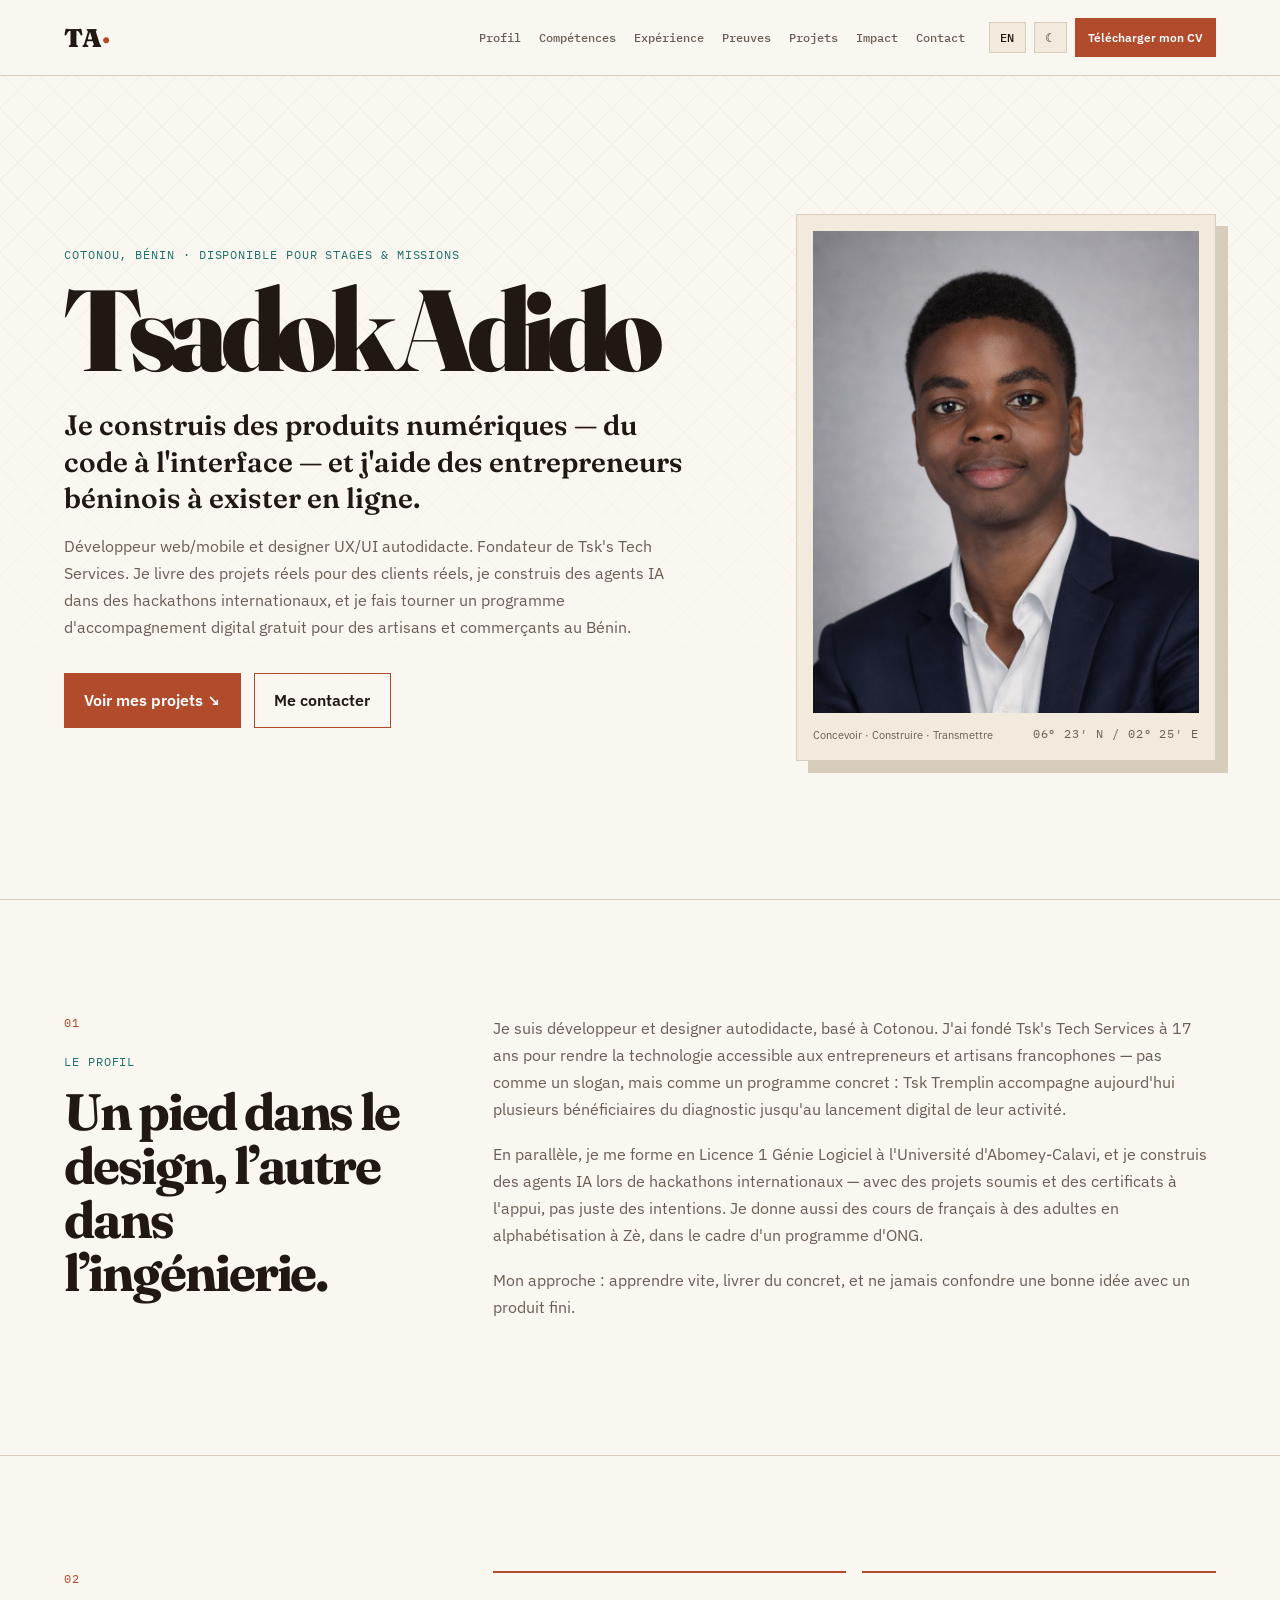
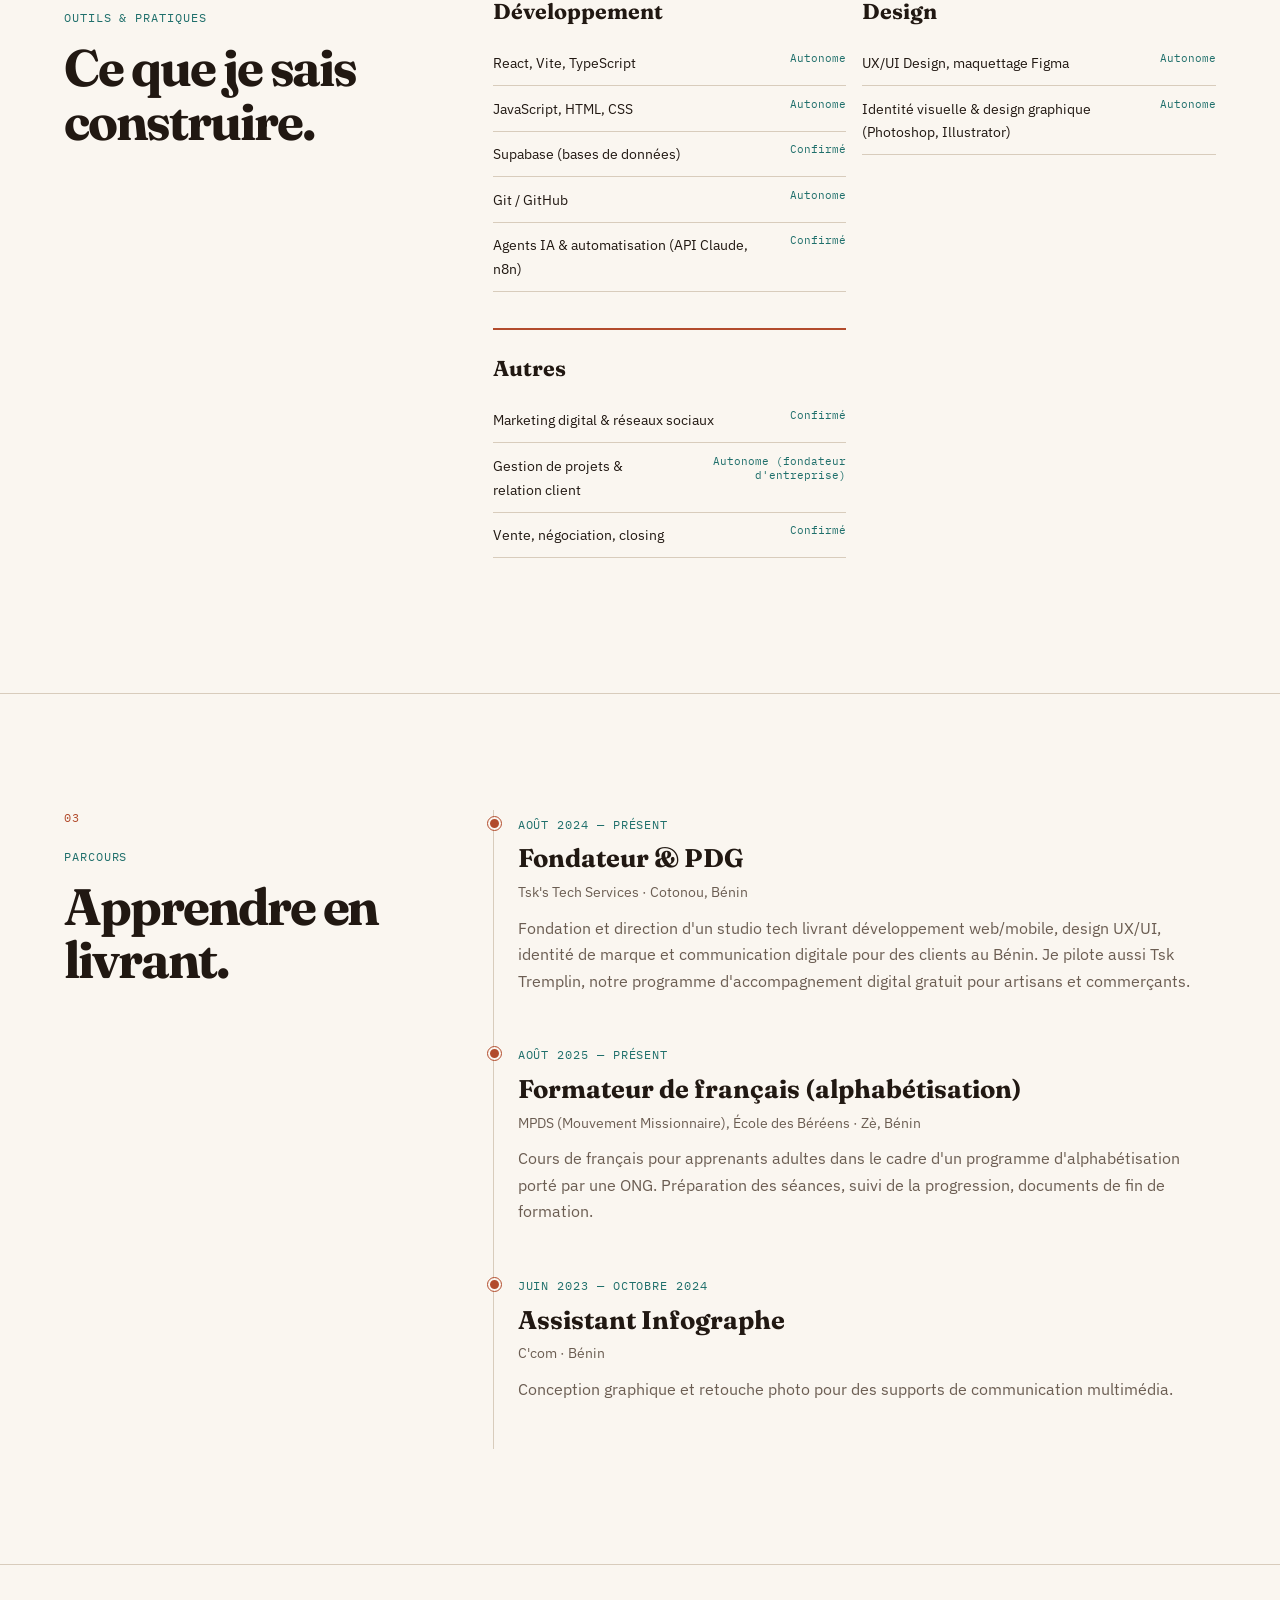
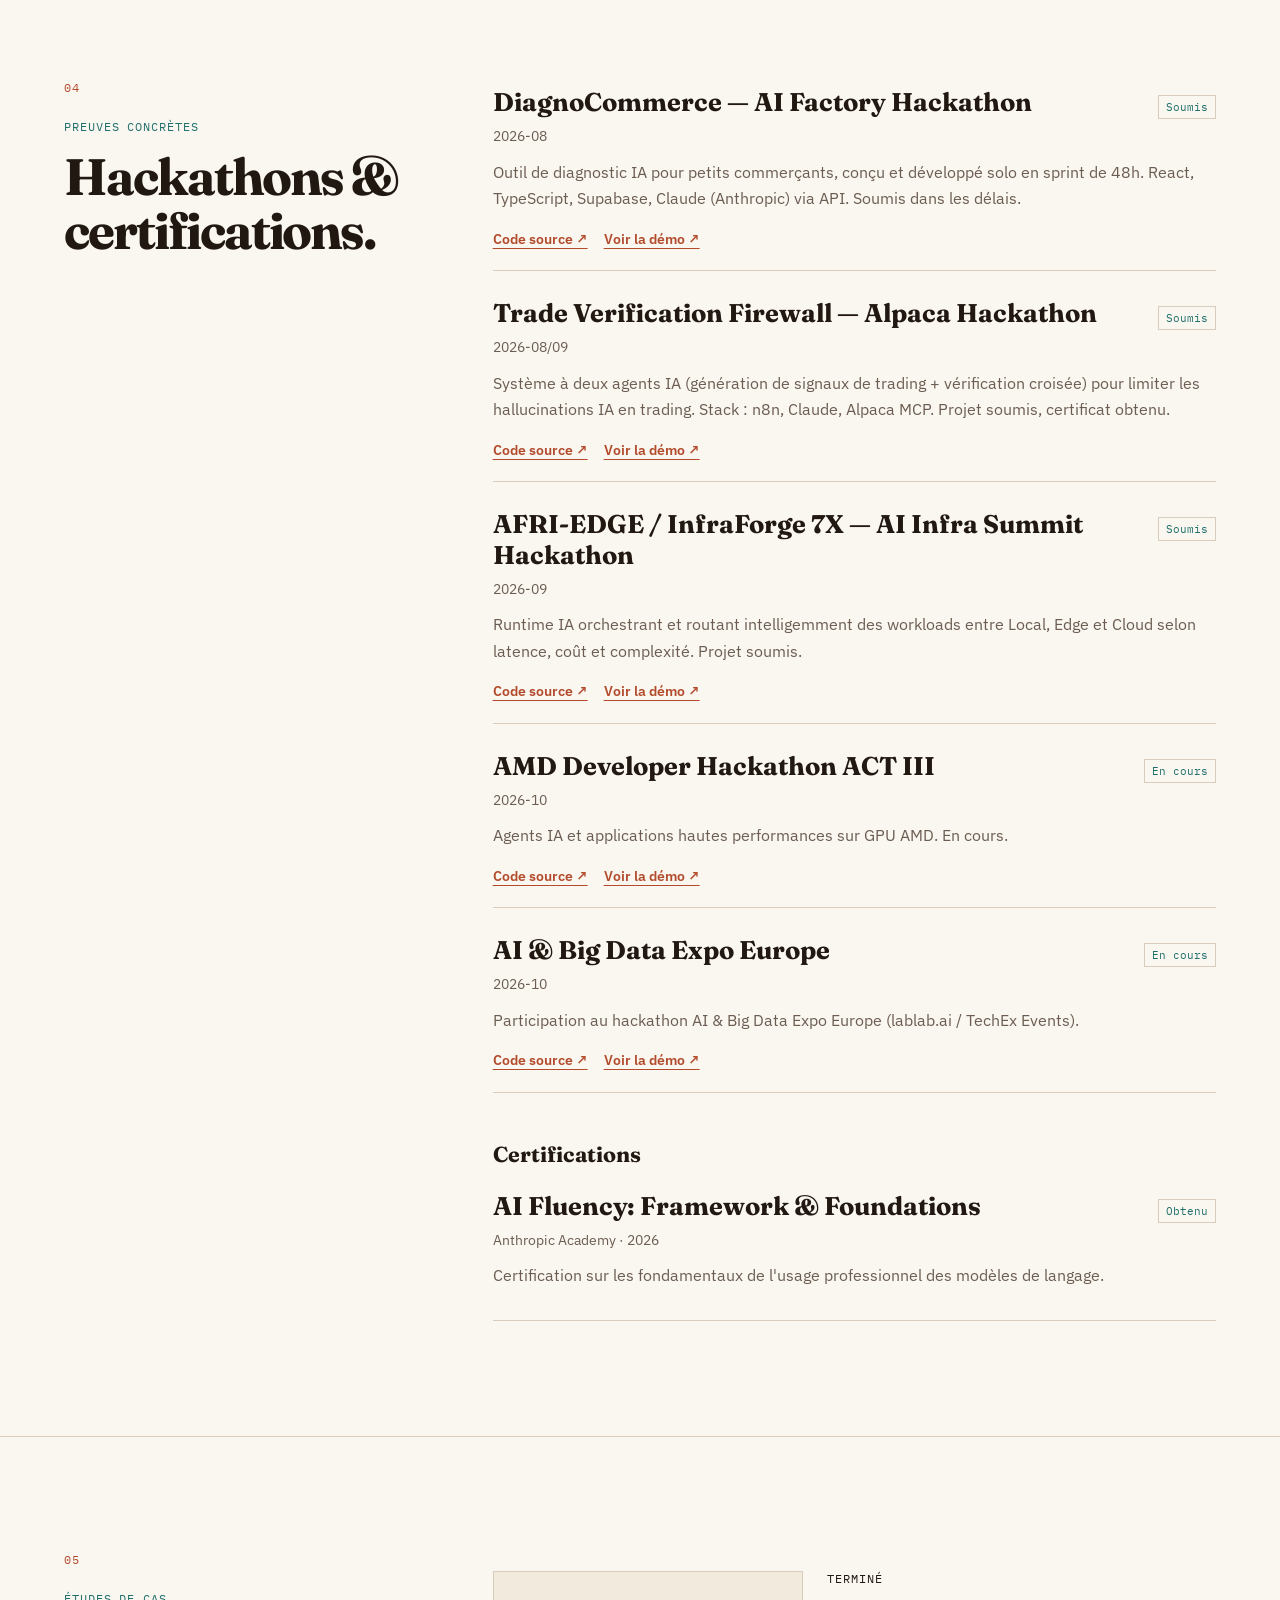
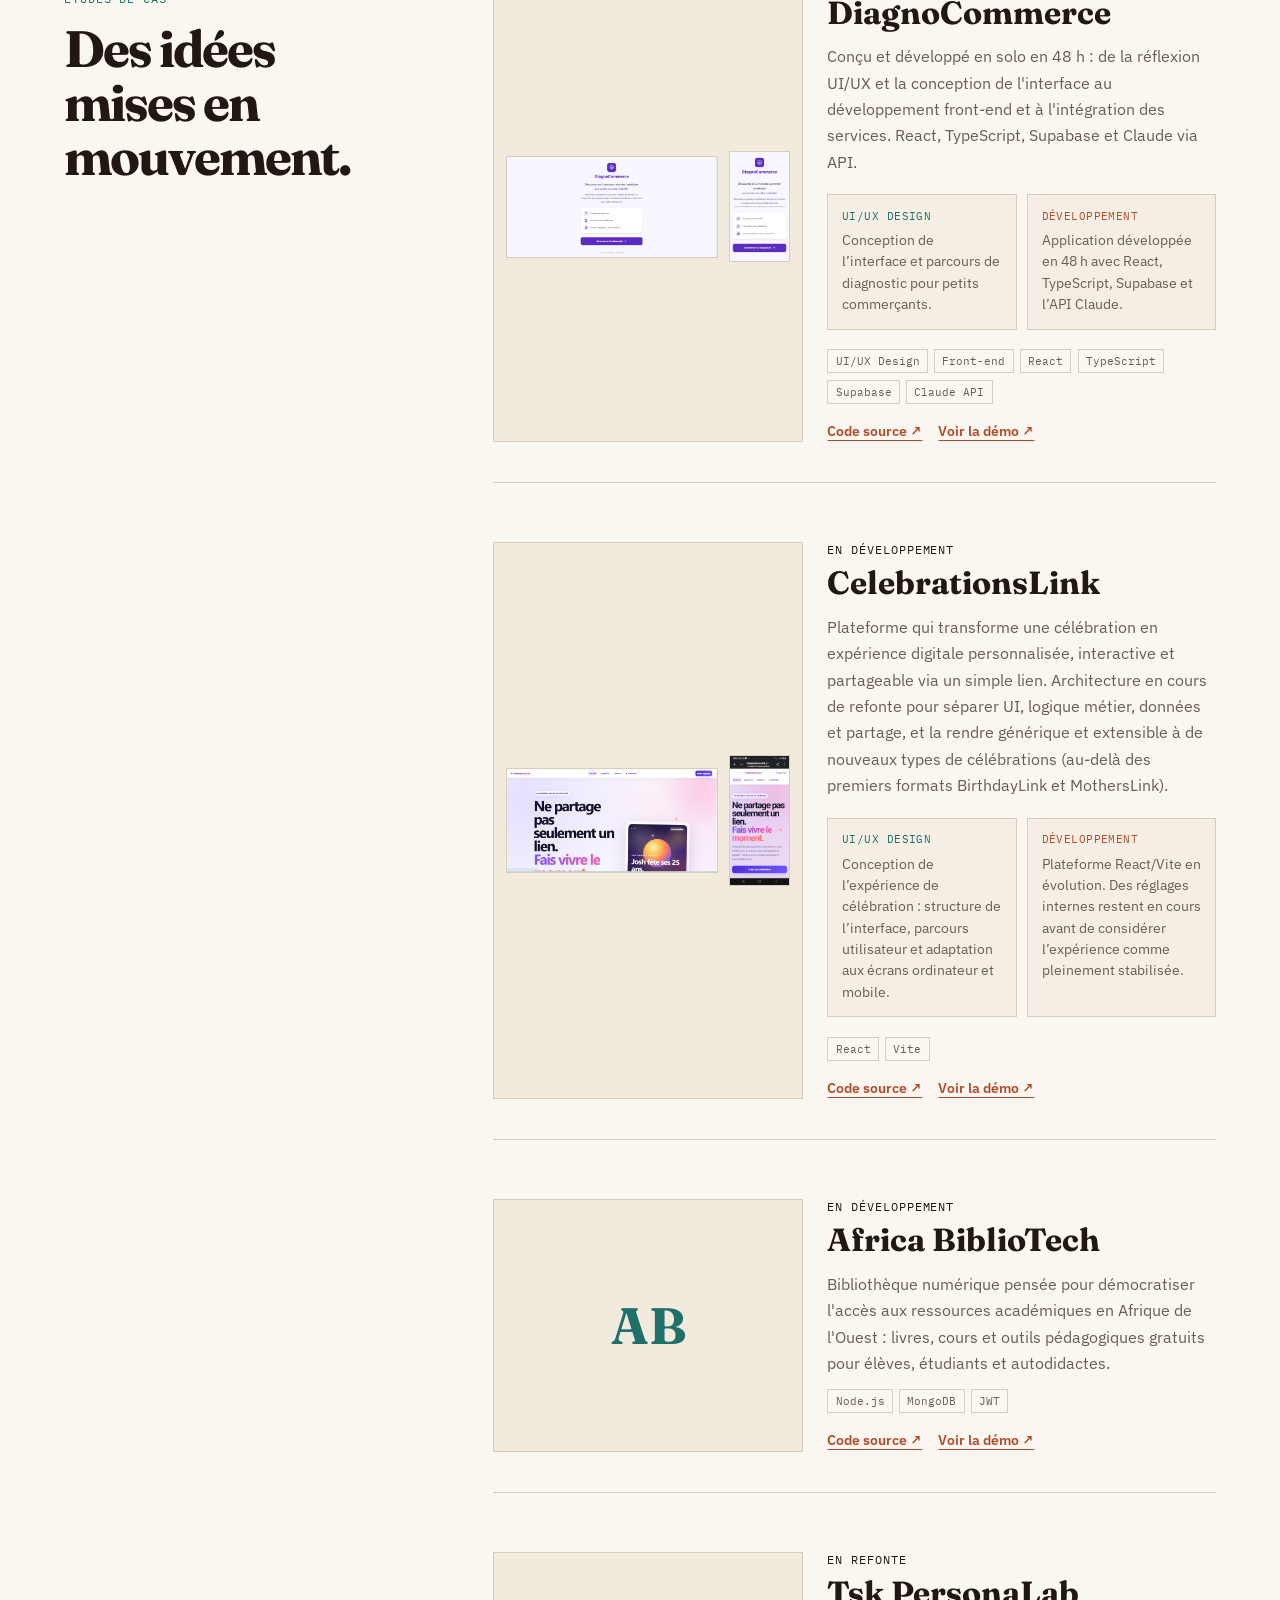
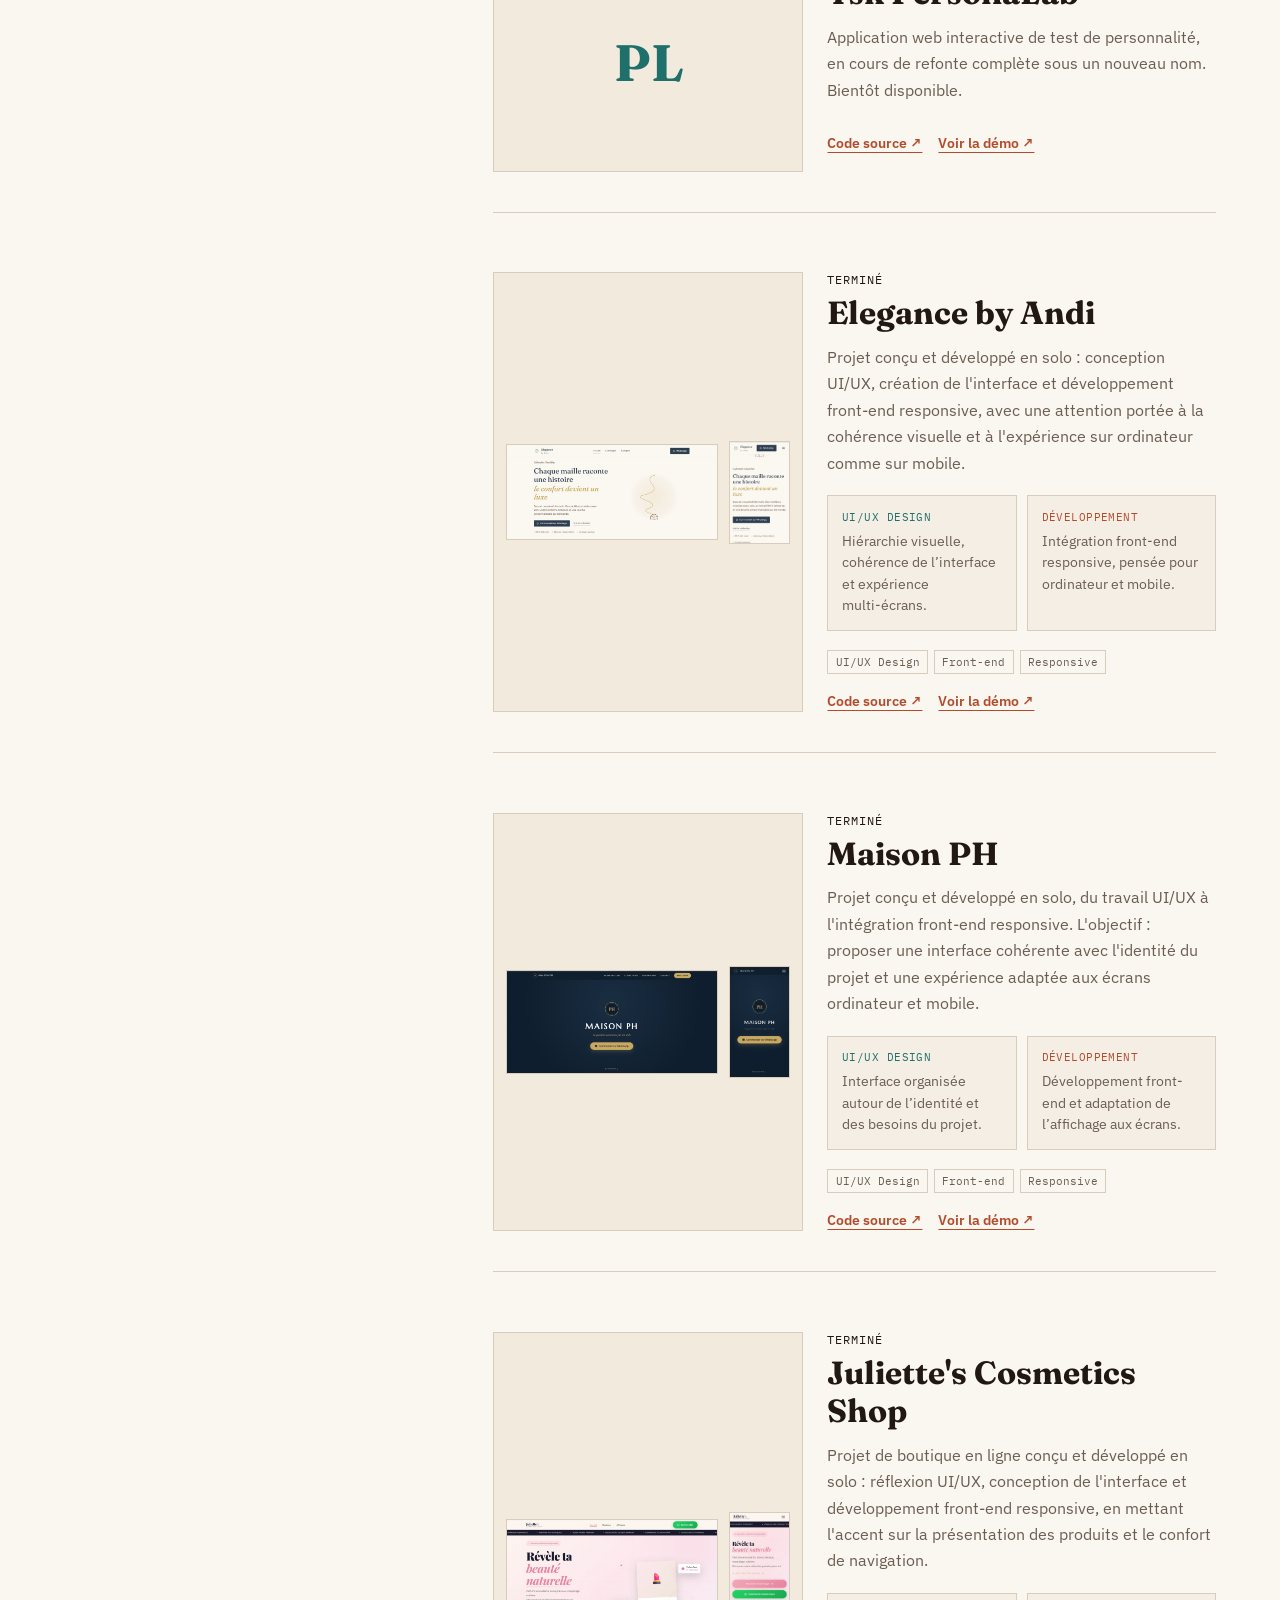
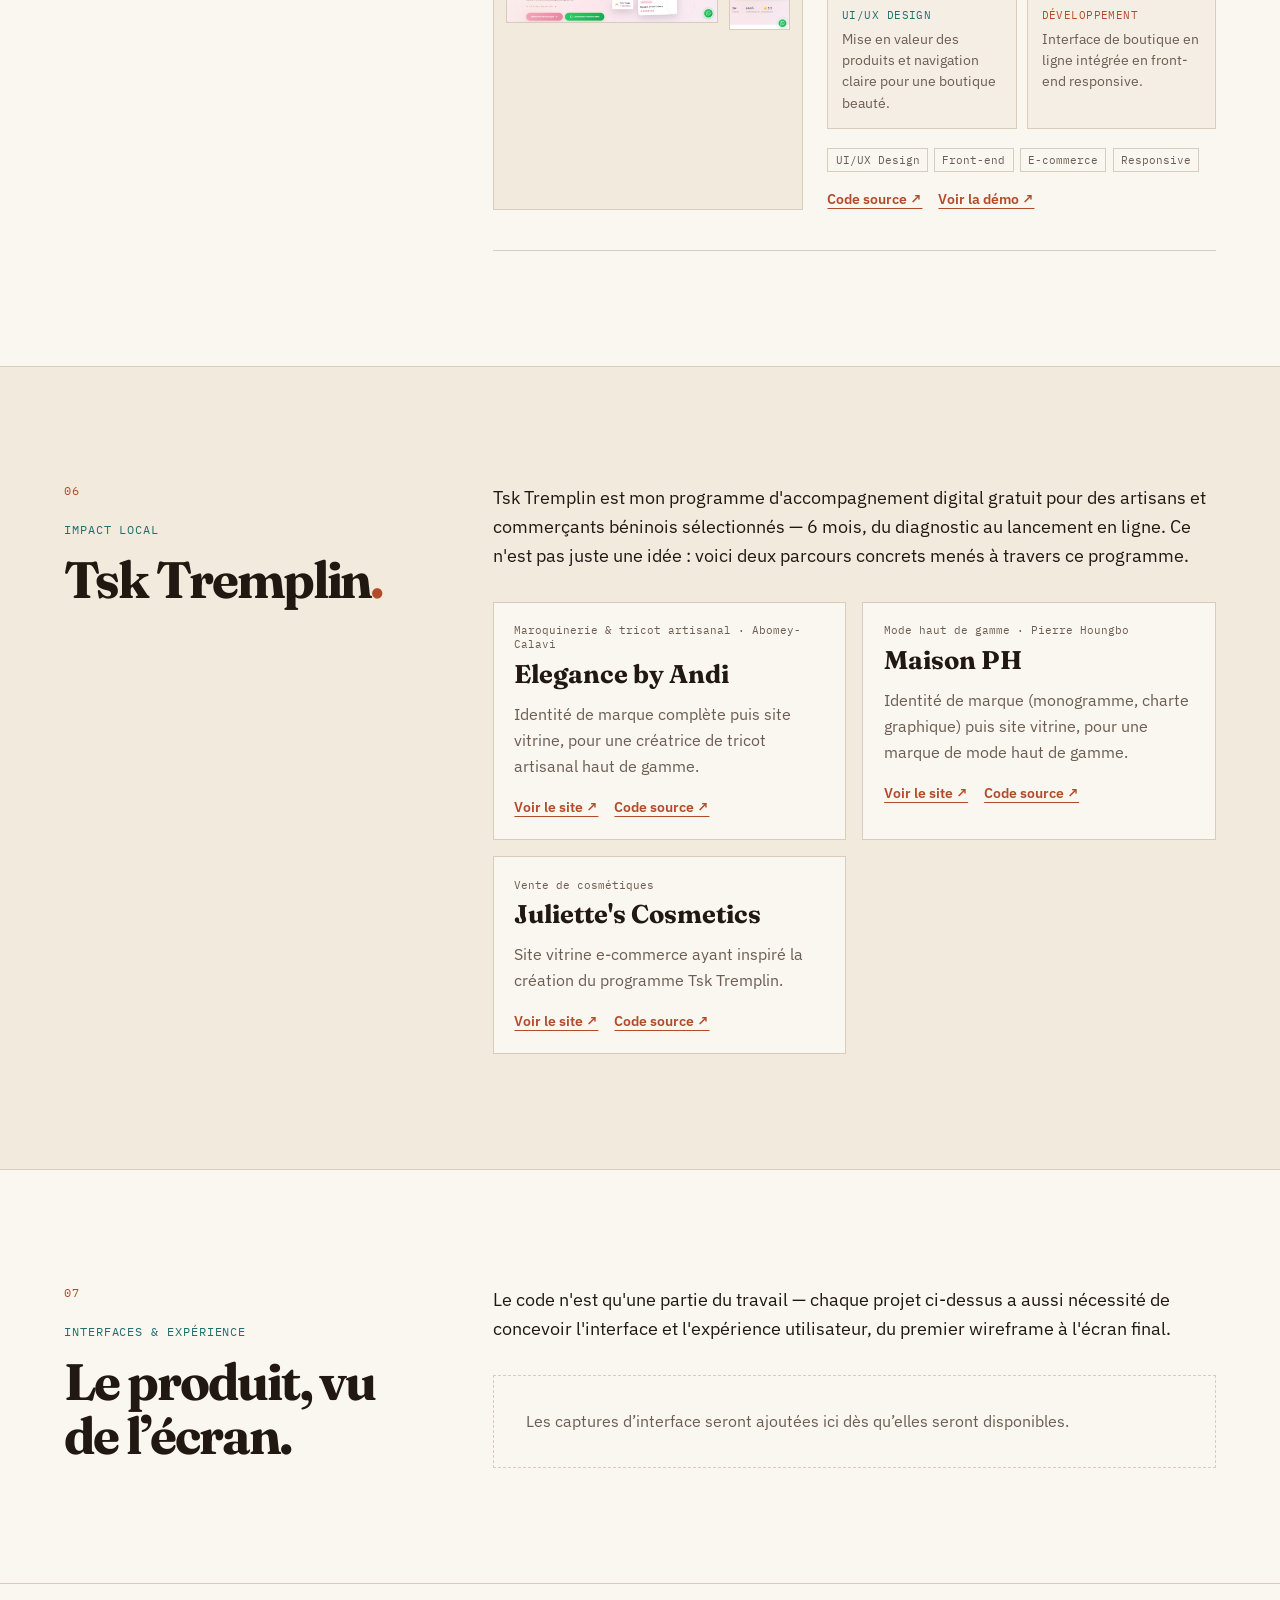
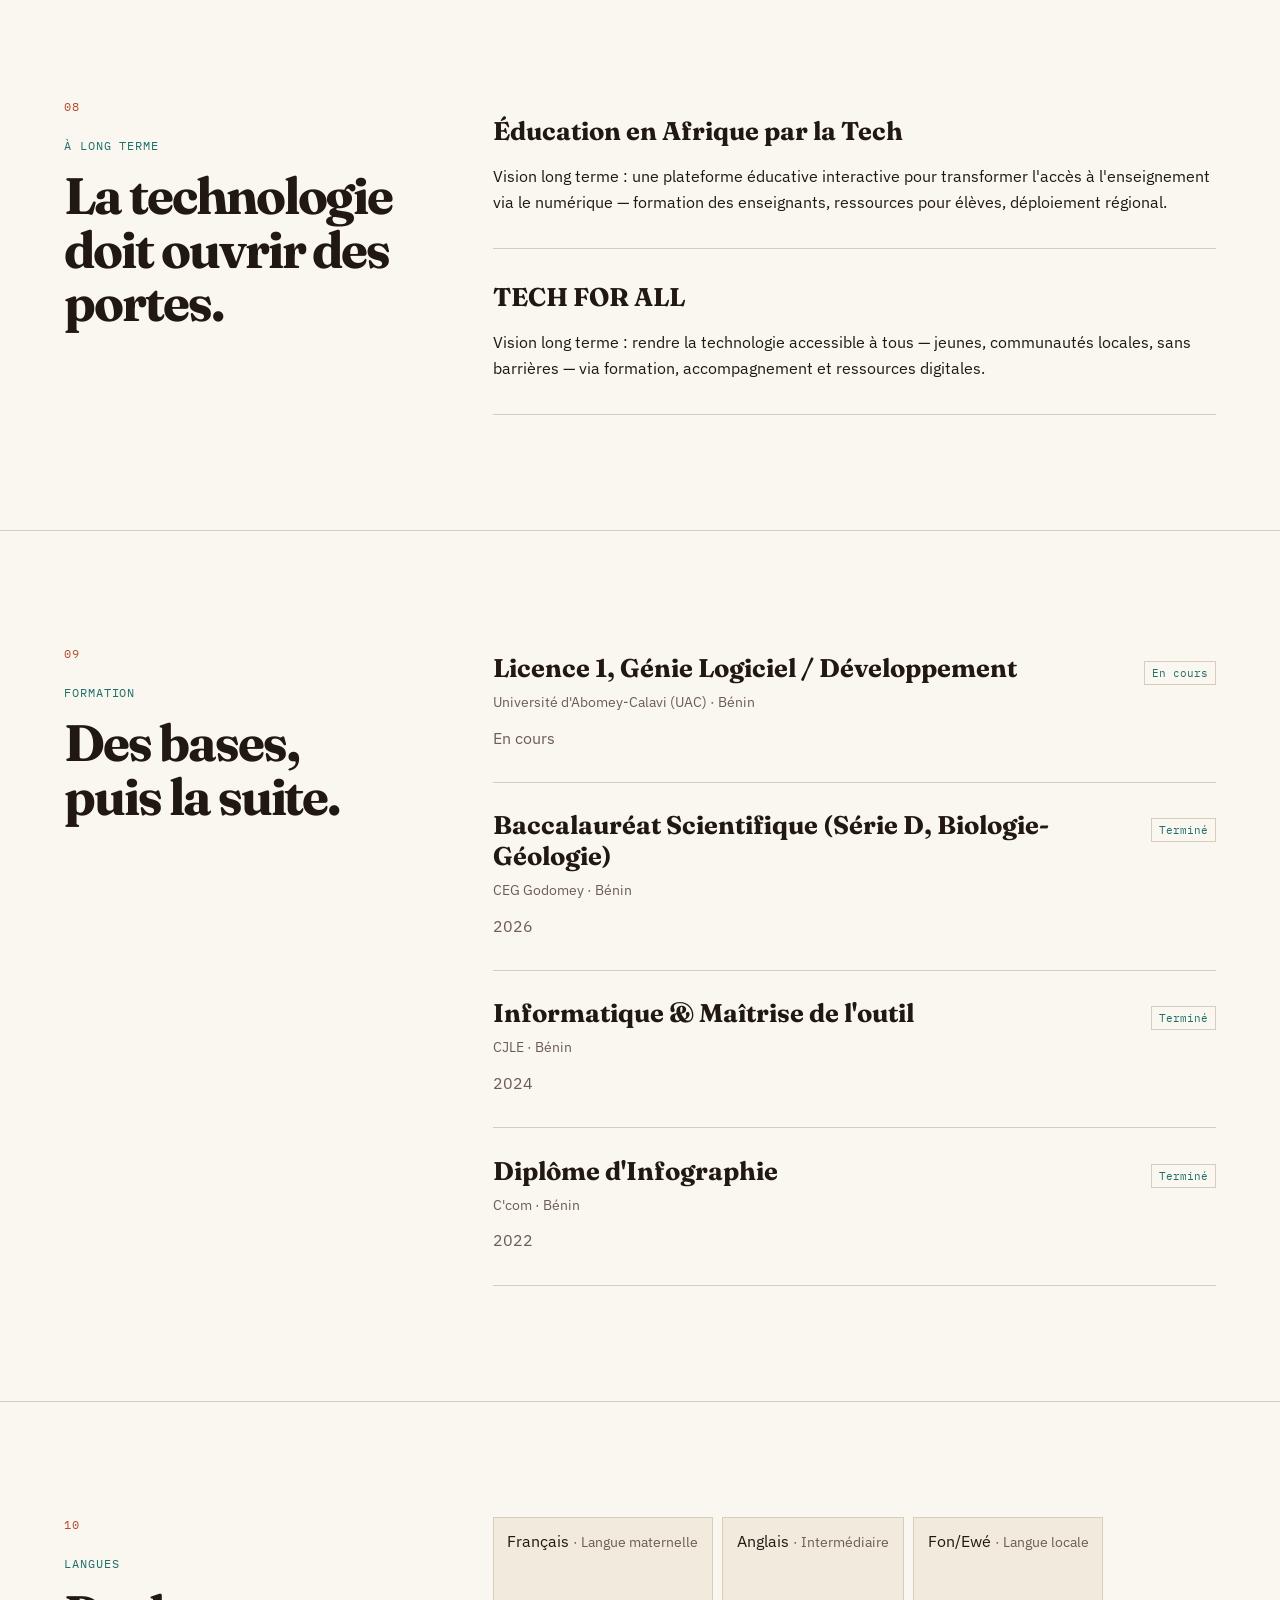
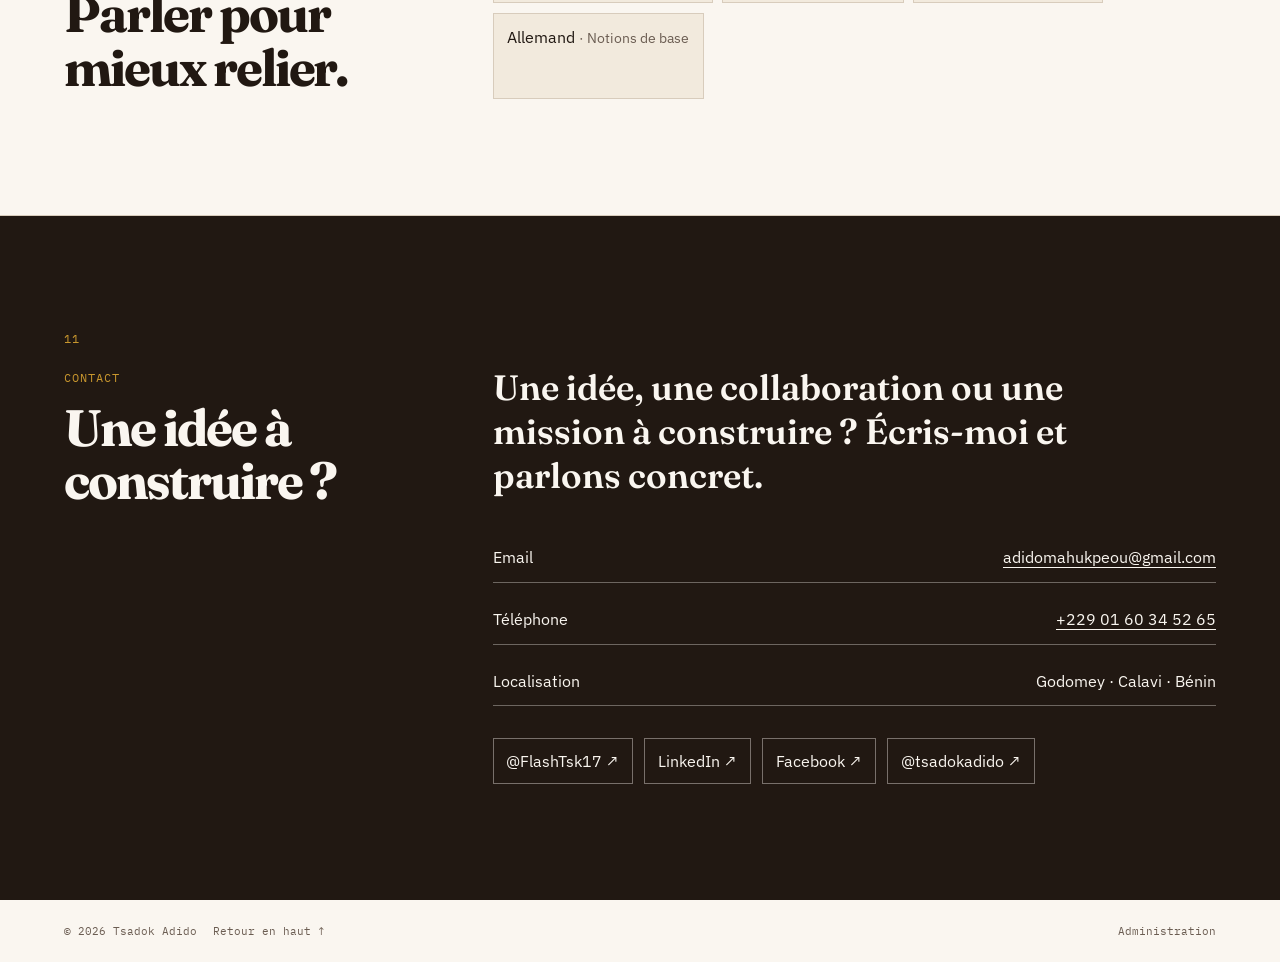
<file: index.html>
<!doctype html>
<html lang="fr" data-theme="light"><head>
<meta charset="utf-8"><meta name="viewport" content="width=device-width,initial-scale=1">
<title>Tsadok Adido — Développeur Web &amp; Designer UX/UI | Cotonou, Bénin</title>
<meta name="description" content="Développeur web/mobile et designer UX/UI basé à Cotonou. Fondateur de Tsk's Tech Services. Projets IA, hackathons internationaux et accompagnement digital d'entrepreneurs au Bénin.">
<meta property="og:title" content="Tsadok Adido — Développeur Web &amp; Designer UX/UI | Cotonou, Bénin"><meta property="og:type" content="website">
<link rel="preconnect" href="https://fonts.googleapis.com"><link rel="preconnect" href="https://fonts.gstatic.com" crossorigin><link href="https://fonts.googleapis.com/css2?family=Fraunces:ital,opsz,wght@0,9..144,600;0,9..144,700;0,9..144,900;1,9..144,500&family=IBM+Plex+Mono:wght@400;500&family=IBM+Plex+Sans:wght@400;500;600&display=swap" rel="stylesheet">
<link rel="stylesheet" href="assets/css/styles.css"><script>try{let t=localStorage.getItem('portfolio-theme');if(t==='dark')document.documentElement.dataset.theme='dark'}catch(e){}</script></head><body>
<header class="site-header"><a class="wordmark" href="#home">TA<span>·</span></a><nav class="main-nav" id="main-nav" aria-label="Navigation"><a href="#profile" data-i18n="nav.profile">Profil</a><a href="#skills" data-i18n="nav.skills">Compétences</a><a href="#experience" data-i18n="nav.experience">Expérience</a><a href="#proof" data-i18n="nav.proof">Preuves</a><a href="#projects" data-i18n="nav.projects">Projets</a><a href="#impact" data-i18n="nav.impact">Impact</a><a href="#contact" data-i18n="nav.contact">Contact</a><a id="mobile-cv-link" class="mobile-cv-link" href="assets/cv/CV_Tsadok_Adido_FR.pdf" target="_blank" rel="noopener" data-i18n="nav.cv">Télécharger mon CV</a></nav><div class="header-tools"><button id="lang-toggle" class="utility-button" type="button">EN</button><button id="theme-toggle" class="utility-button" type="button" aria-label="Activer le thème sombre"><span id="theme-icon">☾</span></button><a id="cv-link" class="cv-button" href="assets/cv/CV_Tsadok_Adido_FR.pdf" target="_blank" rel="noopener" data-i18n="nav.cv">Télécharger mon CV</a><button class="menu-toggle" id="menu-toggle" type="button" aria-expanded="false" aria-controls="main-nav" aria-label="Ouvrir le menu">☰</button></div></header>
<main id="home">
<section class="hero section-grid"><div class="hero-copy"><p class="eyebrow" id="hero-eyebrow"></p><h1 id="hero-title">Tsadok Adido</h1><p class="hero-subtitle" id="hero-subtitle"></p><p class="hero-description" id="hero-description"></p><div class="hero-actions"><a class="button button-primary" href="#projects" data-i18n="hero.projects">Voir mes projets ↘</a><a class="button button-secondary" href="#contact" data-i18n="hero.contact">Me contacter</a></div></div><div class="hero-visual"><img src="photo.jpeg" alt="Portrait de Tsadok Adido" loading="eager"><div class="visual-caption"><span data-i18n="hero.caption">Concevoir · Construire · Transmettre</span><span class="mono">06° 23′ N / 02° 25′ E</span></div></div></section>
<section id="profile" class="content-section section-grid"><div class="section-heading"><span class="section-number">01</span><p class="eyebrow" data-i18n="section.profile">Le profil</p><h2 data-i18n="heading.profile">Un pied dans le design, l’autre dans l’ingénierie.</h2></div><div id="profile-content" class="section-body prose"></div></section>
<section id="skills" class="content-section section-grid"><div class="section-heading"><span class="section-number">02</span><p class="eyebrow" data-i18n="section.skills">Outils &amp; pratiques</p><h2 data-i18n="heading.skills">Ce que je sais construire.</h2></div><div id="skills-content" class="section-body skills-grid"></div></section>
<section id="experience" class="content-section section-grid"><div class="section-heading"><span class="section-number">03</span><p class="eyebrow" data-i18n="section.experience">Parcours</p><h2 data-i18n="heading.experience">Apprendre en livrant.</h2></div><div id="experience-content" class="section-body timeline"></div></section>
<section id="proof" class="content-section section-grid"><div class="section-heading"><span class="section-number">04</span><p class="eyebrow" data-i18n="section.proof">Preuves concrètes</p><h2 data-i18n="heading.proof">Hackathons &amp; certifications.</h2></div><div class="section-body"><div id="hackathons-content" class="compact-list"></div><h3 class="subheading" data-i18n="heading.certifications">Certifications</h3><div id="certifications-content" class="compact-list"></div></div></section>
<section id="projects" class="content-section section-grid"><div class="section-heading"><span class="section-number">05</span><p class="eyebrow" data-i18n="section.projects">Études de cas</p><h2 data-i18n="heading.projects">Des idées mises en mouvement.</h2></div><div id="projects-content" class="section-body case-studies"></div></section>
<section id="impact" class="impact-section section-grid"><div class="section-heading"><span class="section-number">06</span><p class="eyebrow" data-i18n="section.impact">Impact local</p><h2>Tsk Tremplin<span class="heading-period">.</span></h2></div><div class="section-body"><p id="impact-intro" class="impact-intro"></p><div id="impact-content" class="impact-cases"></div></div></section>
<section id="design" class="content-section section-grid"><div class="section-heading"><span class="section-number">07</span><p class="eyebrow" data-i18n="section.design">Interfaces &amp; expérience</p><h2 data-i18n="heading.design">Le produit, vu de l’écran.</h2></div><div class="section-body"><p id="design-intro" class="section-intro"></p><div id="design-gallery" class="design-gallery" aria-live="polite"></div></div></section>
<section id="initiatives" class="content-section section-grid"><div class="section-heading"><span class="section-number">08</span><p class="eyebrow" data-i18n="section.initiatives">À long terme</p><h2 data-i18n="heading.initiatives">La technologie doit ouvrir des portes.</h2></div><div id="initiatives-content" class="section-body initiative-list"></div></section>
<section id="education" class="content-section section-grid"><div class="section-heading"><span class="section-number">09</span><p class="eyebrow" data-i18n="section.education">Formation</p><h2 data-i18n="heading.education">Des bases, puis la suite.</h2></div><div id="education-content" class="section-body compact-list"></div></section>
<section id="languages" class="content-section section-grid"><div class="section-heading"><span class="section-number">10</span><p class="eyebrow" data-i18n="section.languages">Langues</p><h2 data-i18n="heading.languages">Parler pour mieux relier.</h2></div><div id="languages-content" class="section-body language-list"></div></section>
<section id="contact" class="contact-section section-grid"><div class="section-heading"><span class="section-number">11</span><p class="eyebrow" data-i18n="section.contact">Contact</p><h2 data-i18n="heading.contact">Une idée à construire ?</h2></div><div class="section-body contact-layout"><p id="contact-intro"></p><div id="contact-details" class="contact-details"></div><div id="social-links" class="social-links"></div></div></section></main>
<footer><span>© <span id="year"></span> Tsadok Adido</span><a href="#home" data-i18n="footer.top">Retour en haut ↑</a><a href="admin/" class="admin-link" data-i18n="footer.admin">Administration</a></footer><script src="assets/js/main.js" defer></script></body></html>
</file>
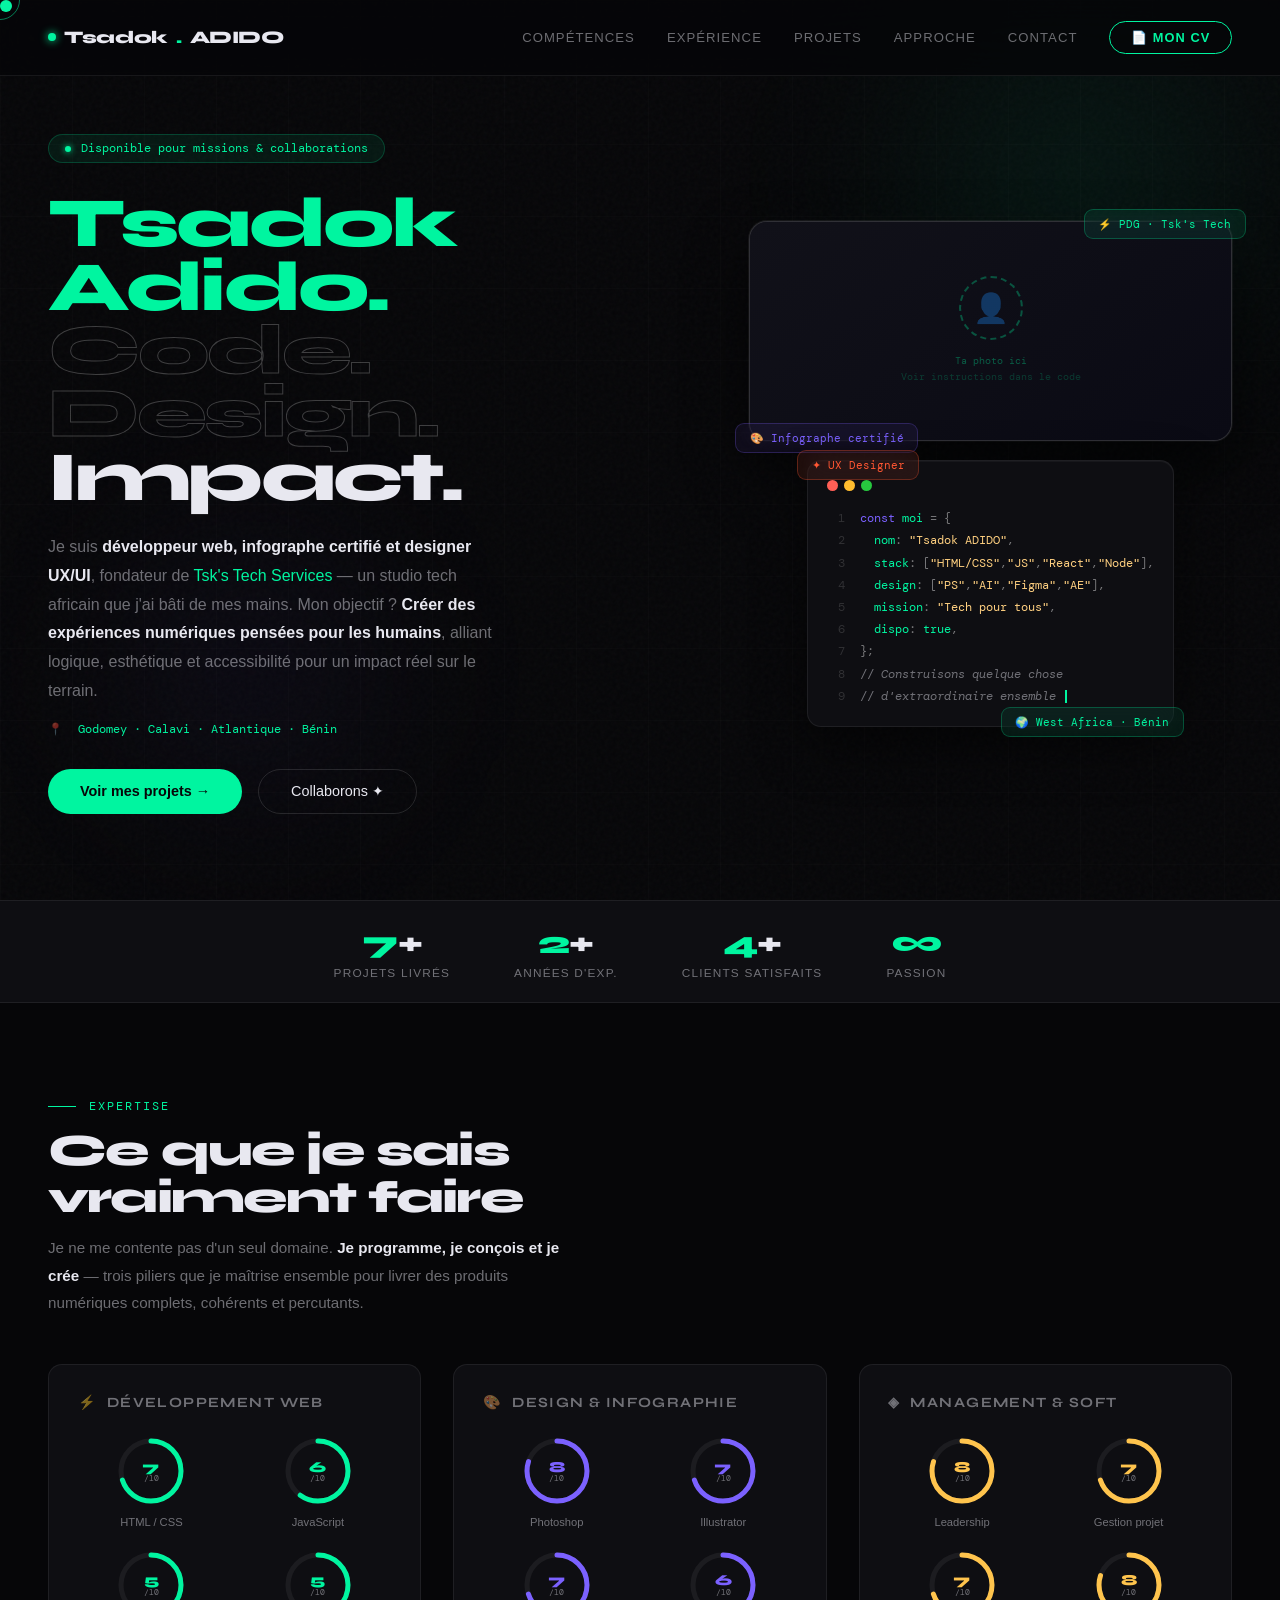
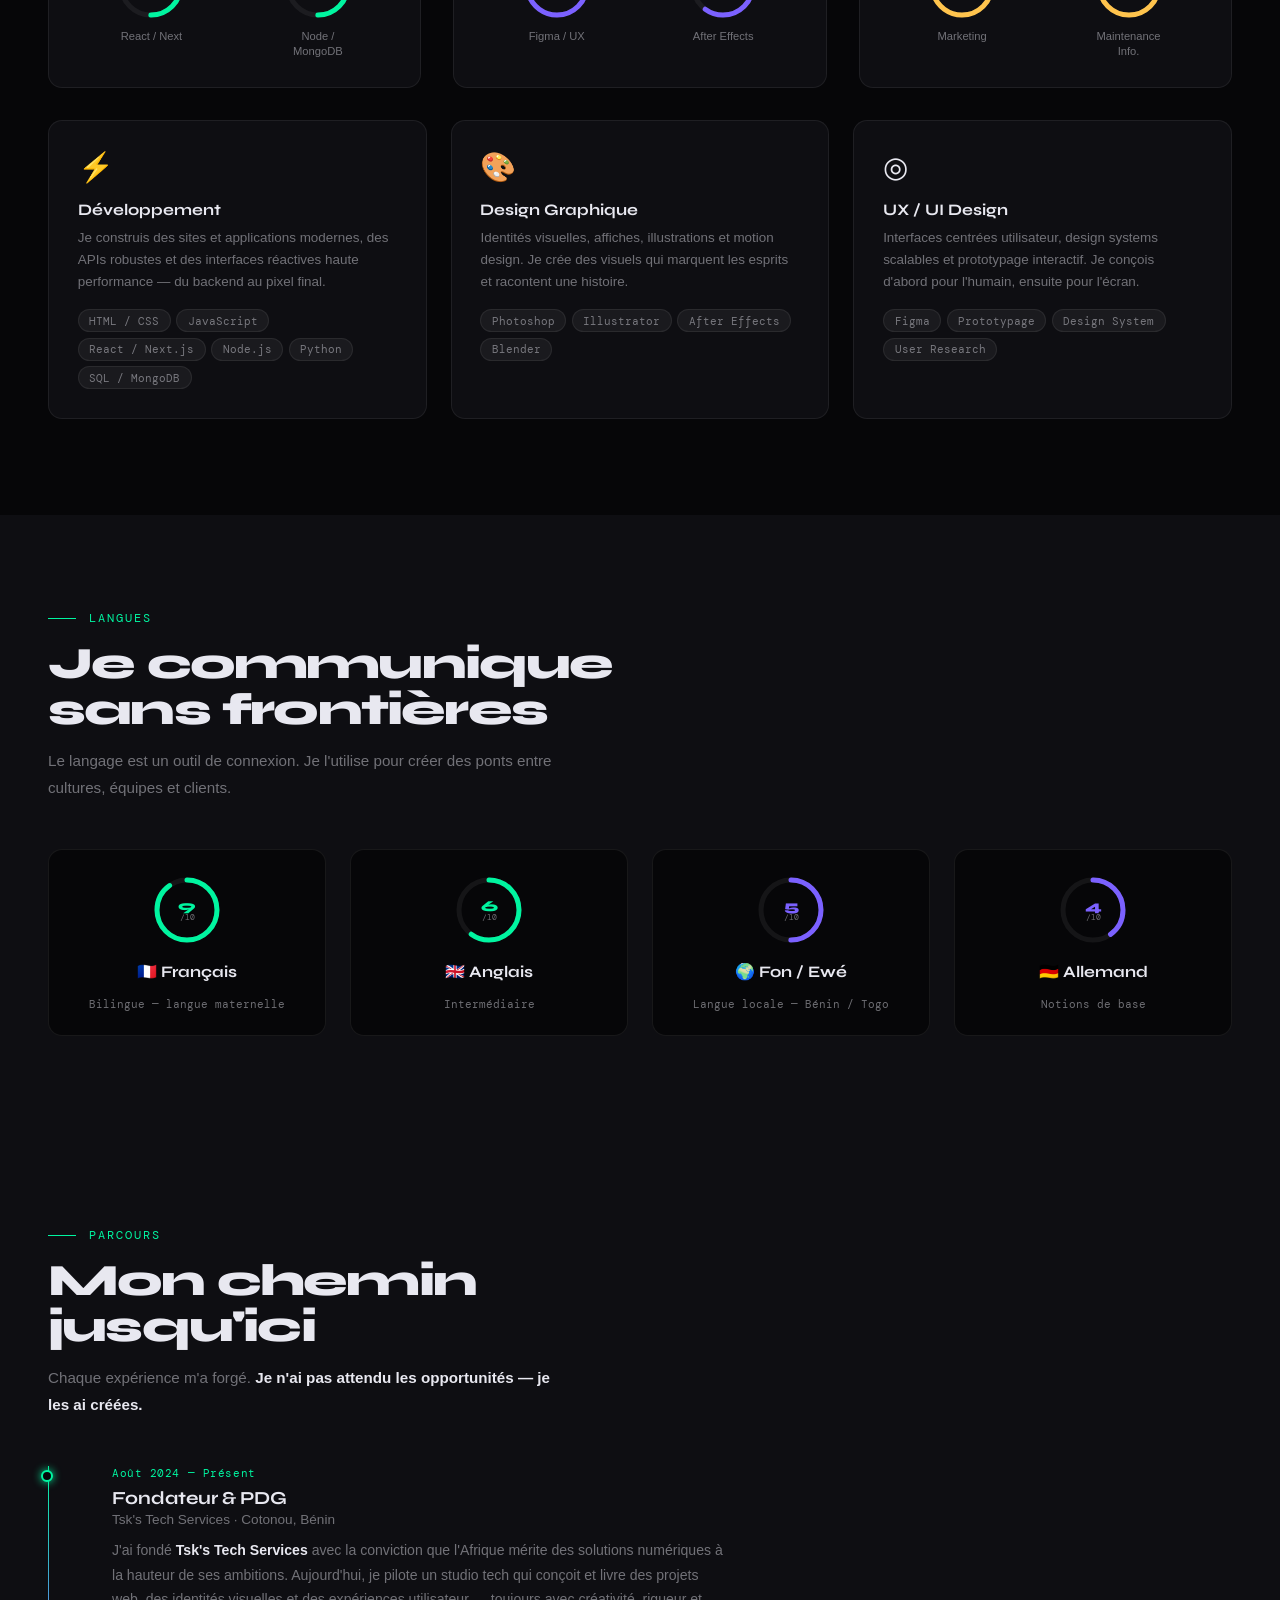
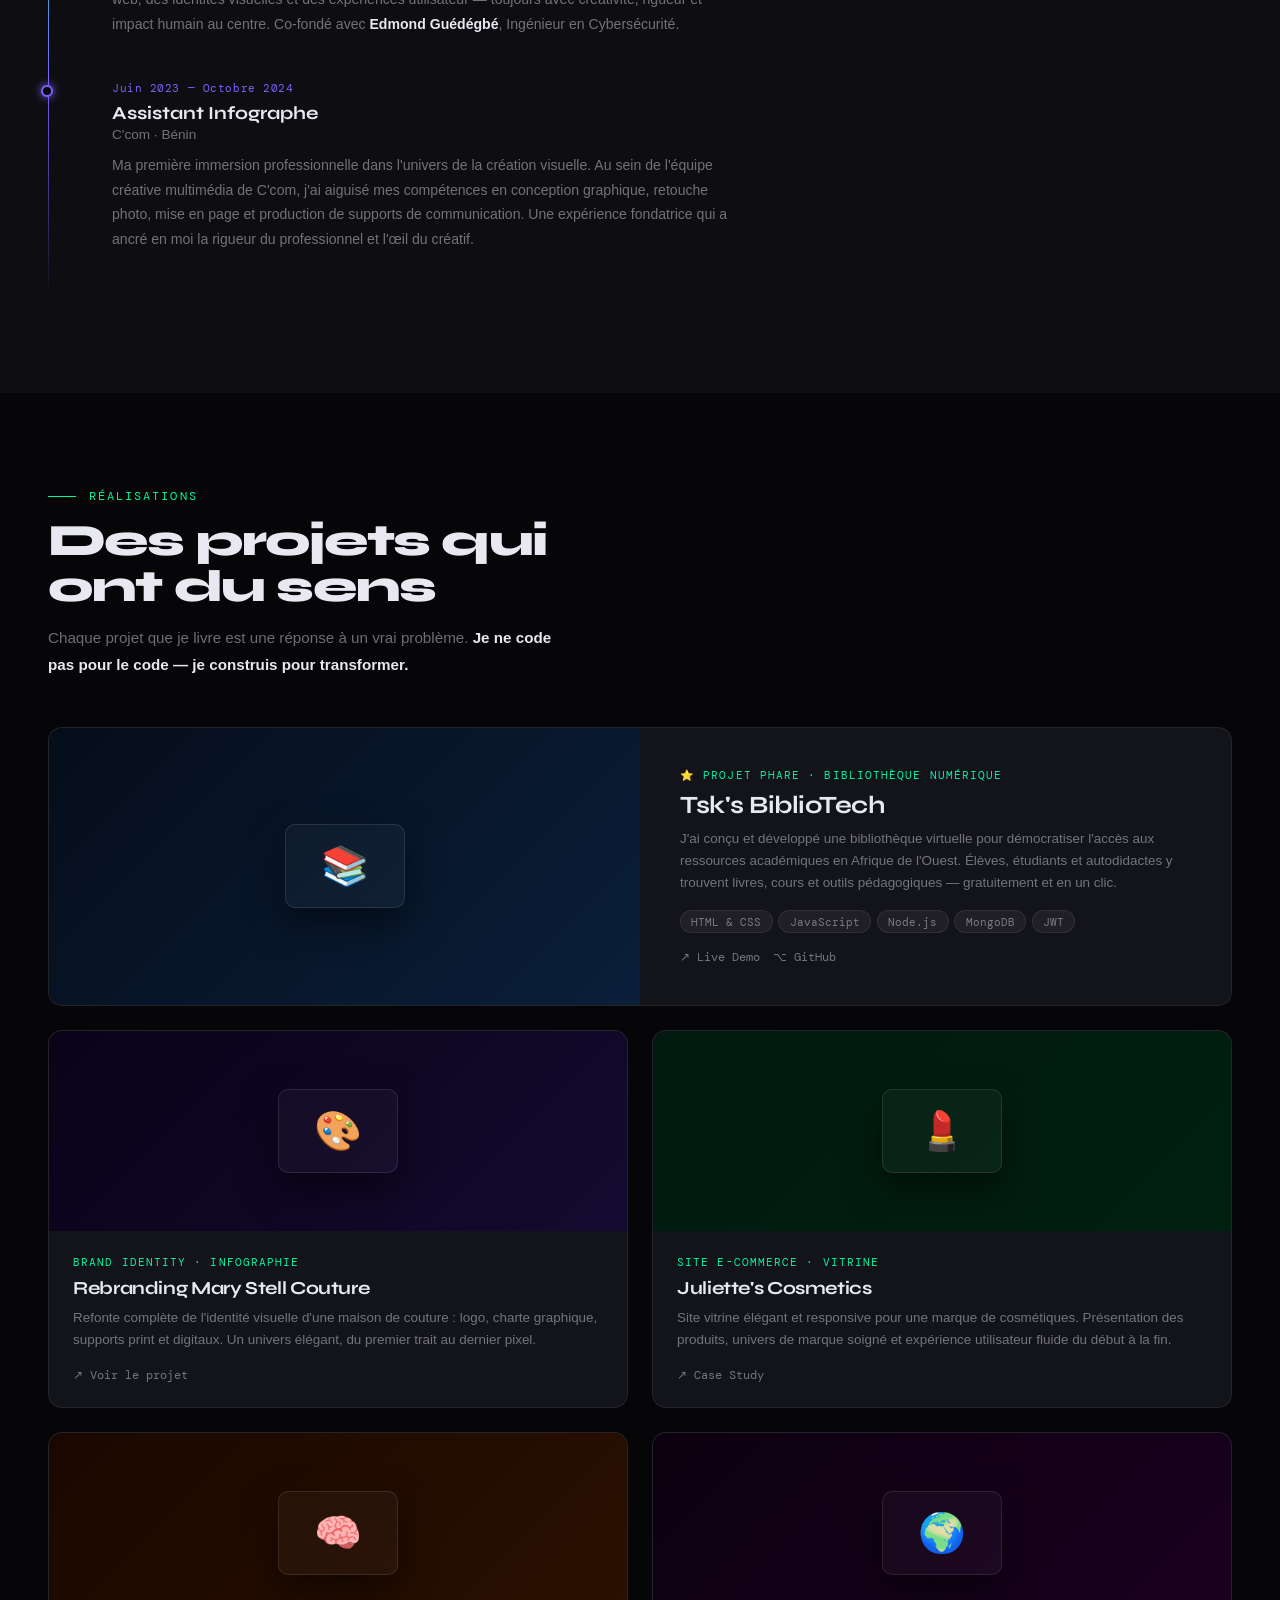
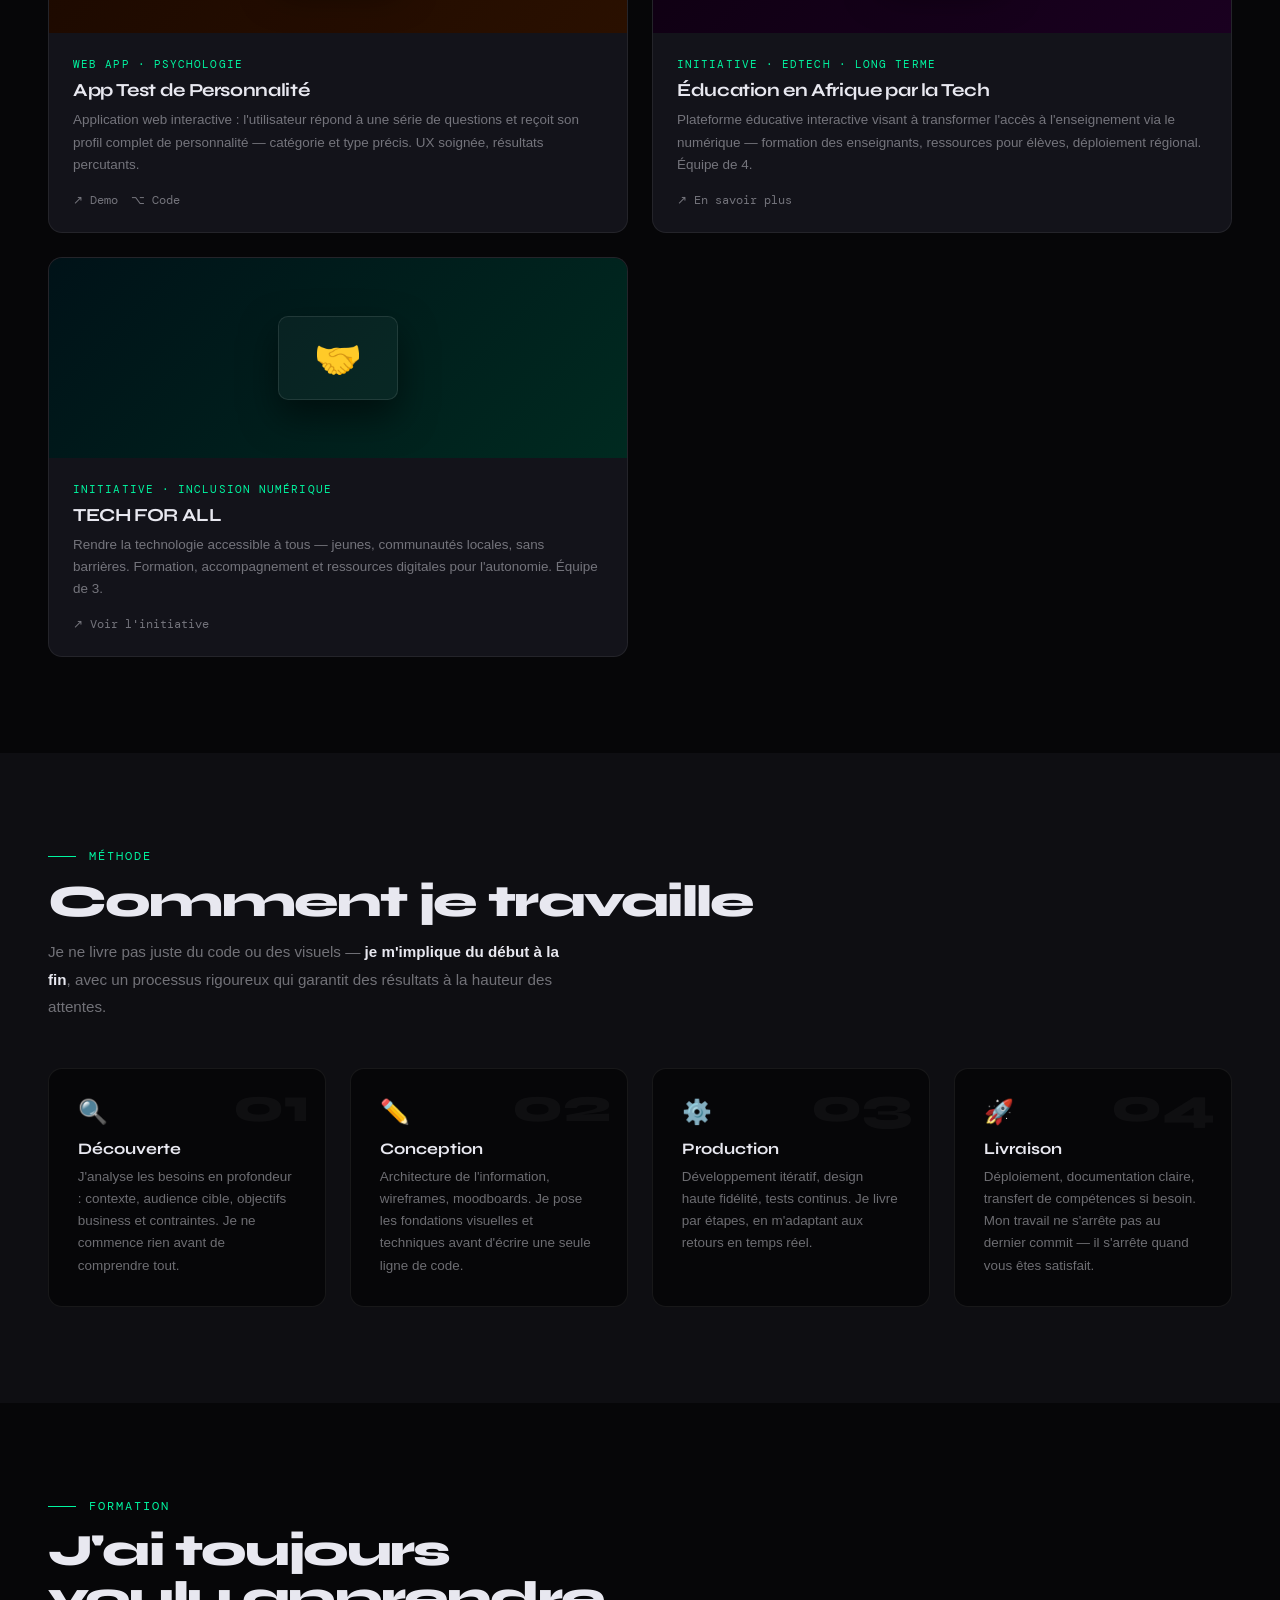
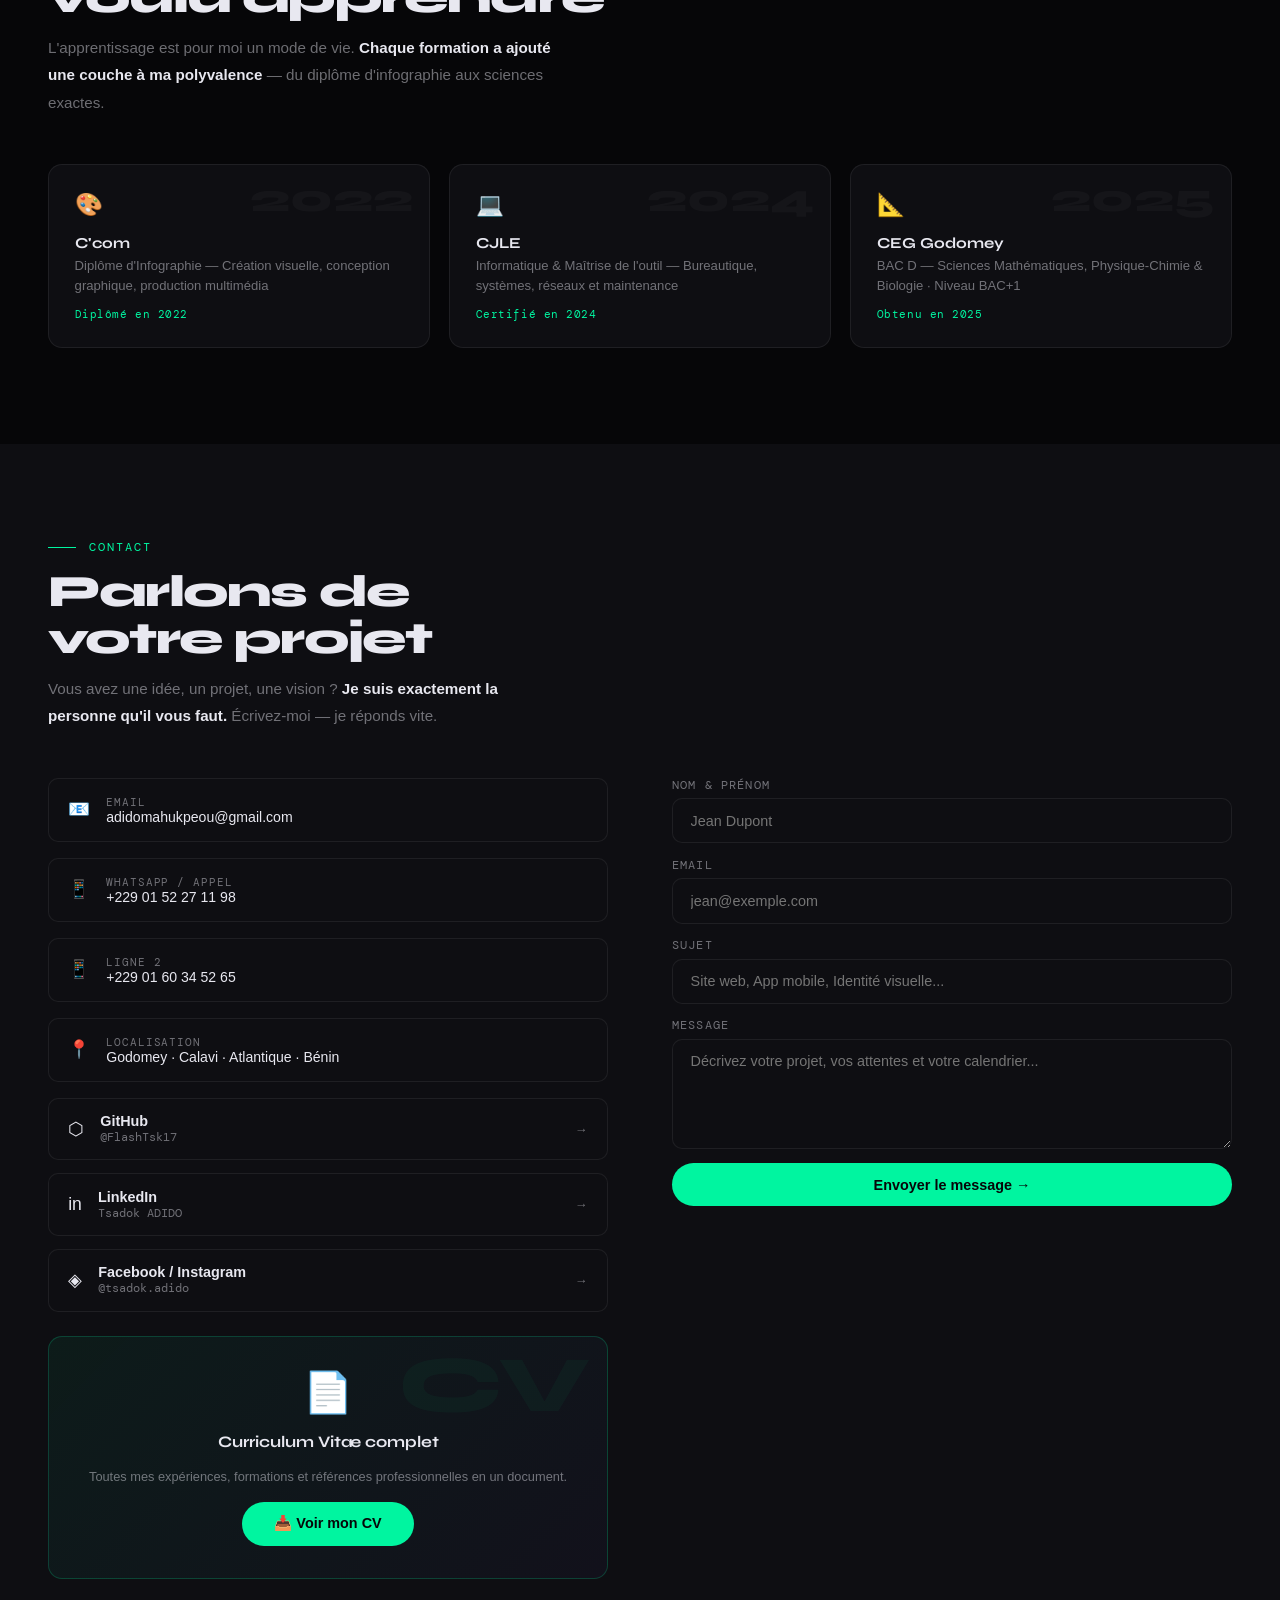
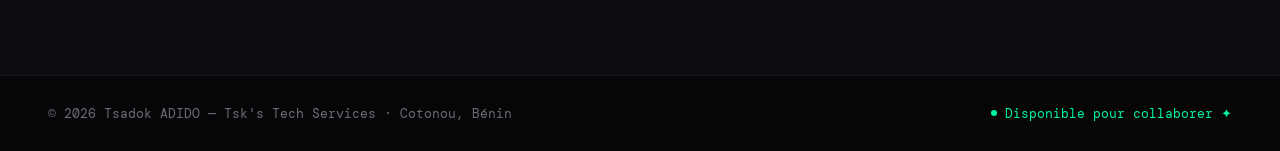
<file: Tsadok's PortFolio.html>
<!DOCTYPE html>
<html lang="fr">
<head>
<meta charset="UTF-8">
<meta name="viewport" content="width=device-width, initial-scale=1.0">
<title>Tsadok Adido — Dev · Infographie · UX</title>
<meta name="description" content="Je suis Tsadok Adido — Fondateur de Tsk's Tech Services, développeur web, infographe et designer UX/UI basé à Cotonou, Bénin.">
<link href="https://fonts.googleapis.com/css2?family=Syne:wght@400;700;800&family=DM+Mono:wght@300;400&family=Cabinet+Grotesk:wght@400;500;700;900&display=swap" rel="stylesheet">
<style>
/* ═══════════════════════════════════════════════════
   VARIABLES
═══════════════════════════════════════════════════ */
:root {
  --bg:      #060608;
  --surf:    #0e0e12;
  --surf2:   #13131a;
  --border:  rgba(255,255,255,.07);
  --border2: rgba(255,255,255,.12);
  --accent:  #00f5a0;
  --accent2: #7b61ff;
  --accent3: #ff5733;
  --gold:    #ffc44d;
  --text:    #e8e8f0;
  --muted:   rgba(232,232,240,.46);
  --r:       14px;
  --glow:    0 0 40px rgba(0,245,160,.15);
}
*,*::before,*::after{margin:0;padding:0;box-sizing:border-box;}
html{scroll-behavior:smooth;}
body{
  background:var(--bg);
  color:var(--text);
  font-family:'Cabinet Grotesk',sans-serif;
  overflow-x:hidden;
}
a{text-decoration:none;color:inherit;}

/* ═══════════════════════════════════════════════════
   CURSOR — desktop mouse uniquement
═══════════════════════════════════════════════════ */
.cursor{
  width:12px;height:12px;background:var(--accent);border-radius:50%;
  position:fixed;top:0;left:0;pointer-events:none;z-index:9999;
  mix-blend-mode:screen;
}
.cursor-ring{
  width:40px;height:40px;
  border:1px solid rgba(0,245,160,.5);border-radius:50%;
  position:fixed;top:0;left:0;pointer-events:none;z-index:9998;
  transition:width .3s,height .3s;
}
@media(hover:hover){body{cursor:none;}a,button{cursor:none;}}
@media(hover:none){.cursor,.cursor-ring{display:none!important;}}

/* ═══════════════════════════════════════════════════
   NOISE + GRID
═══════════════════════════════════════════════════ */
body::before{
  content:'';position:fixed;inset:0;
  background-image:
    url("data:image/svg+xml,%3Csvg viewBox='0 0 256 256' xmlns='http://www.w3.org/2000/svg'%3E%3Cfilter id='n'%3E%3CfeTurbulence type='fractalNoise' baseFrequency='0.9' numOctaves='4' stitchTiles='stitch'/%3E%3C/filter%3E%3Crect width='100%25' height='100%25' filter='url(%23n)' opacity='0.03'/%3E%3C/svg%3E"),
    linear-gradient(rgba(255,255,255,.013) 1px,transparent 1px),
    linear-gradient(90deg,rgba(255,255,255,.013) 1px,transparent 1px);
  background-size:auto,72px 72px,72px 72px;
  pointer-events:none;z-index:0;
}

/* ═══════════════════════════════════════════════════
   KEYFRAMES
═══════════════════════════════════════════════════ */
@keyframes blink  {0%,100%{opacity:1}50%{opacity:.1}}
@keyframes fadeUp {from{opacity:0;transform:translateY(28px)}to{opacity:1;transform:none}}
@keyframes floatA {0%,100%{transform:translateY(0)}50%{transform:translateY(-8px)}}
@keyframes floatB {0%,100%{transform:translateY(0)}50%{transform:translateY(7px)}}
@keyframes orb1   {0%,100%{transform:translateY(0) scale(1)}50%{transform:translateY(-30px) scale(1.05)}}
@keyframes orb2   {0%,100%{transform:translateY(0)}50%{transform:translateY(20px)}}
@keyframes spin   {to{transform:rotate(360deg)}}
@keyframes caret  {0%,100%{opacity:1}50%{opacity:0}}

/* ═══════════════════════════════════════════════════
   NAV
═══════════════════════════════════════════════════ */
nav{
  position:fixed;top:0;left:0;right:0;
  padding:1.3rem 3rem;
  display:flex;justify-content:space-between;align-items:center;
  z-index:500;backdrop-filter:blur(22px);
  border-bottom:1px solid var(--border);
  background:rgba(6,6,8,.78);
}
.nav-logo{
  font-family:'Syne',sans-serif;font-weight:800;font-size:1.1rem;
  letter-spacing:-.02em;display:flex;align-items:center;gap:.5rem;
}
.nav-logo .ndot{
  width:8px;height:8px;background:var(--accent);border-radius:50%;
  box-shadow:0 0 8px var(--accent);animation:blink 2s ease infinite;
}
.nav-links{display:flex;gap:2rem;list-style:none;align-items:center;}
.nav-links a{
  color:var(--muted);font-size:.82rem;font-weight:500;
  letter-spacing:.08em;text-transform:uppercase;
  transition:color .25s;position:relative;
}
.nav-links a::after{
  content:'';position:absolute;bottom:-3px;left:0;
  width:0;height:1px;background:var(--accent);transition:width .3s;
}
.nav-links a:hover{color:var(--text);}
.nav-links a:hover::after{width:100%;}
.nav-cv{
  padding:.5rem 1.3rem;border:1px solid var(--accent);border-radius:100px;
  color:var(--accent)!important;font-size:.8rem!important;font-weight:600!important;
  transition:background .25s,color .25s,box-shadow .25s!important;
  display:flex;align-items:center;gap:.4rem;
}
.nav-cv:hover{background:var(--accent);color:var(--bg)!important;box-shadow:0 0 20px rgba(0,245,160,.3);}
.nav-cv::after{display:none!important;}

/* Hamburger */
.hamburger{
  display:none;flex-direction:column;gap:5px;
  background:none;border:none;padding:.4rem;z-index:510;position:relative;
}
.hamburger span{
  display:block;width:24px;height:2px;background:var(--text);border-radius:2px;
  transition:transform .3s,opacity .3s;
}
.hamburger.open span:nth-child(1){transform:translateY(7px) rotate(45deg);}
.hamburger.open span:nth-child(2){opacity:0;}
.hamburger.open span:nth-child(3){transform:translateY(-7px) rotate(-45deg);}

/* ═══════════════════════════════════════════════════
   HERO
═══════════════════════════════════════════════════ */
.hero{
  min-height:100vh;display:grid;grid-template-columns:1.15fr .85fr;
  align-items:center;padding:7rem 3rem 4rem;
  position:relative;overflow:hidden;gap:3rem;
}
.orb{position:absolute;border-radius:50%;pointer-events:none;filter:blur(90px);}
.orb1{
  width:520px;height:520px;top:-80px;right:-60px;
  background:radial-gradient(circle,rgba(0,245,160,.1),transparent 65%);
  animation:orb1 8s ease-in-out infinite;
}
.orb2{
  width:380px;height:380px;bottom:40px;left:60px;
  background:radial-gradient(circle,rgba(123,97,255,.09),transparent 65%);
  animation:orb2 11s ease-in-out infinite;
}
.hero-content{position:relative;z-index:1;}

.hero-badge{
  display:inline-flex;align-items:center;gap:.6rem;
  padding:.38rem 1rem;
  background:rgba(0,245,160,.07);border:1px solid rgba(0,245,160,.2);
  border-radius:100px;font-family:'DM Mono',monospace;
  font-size:.72rem;color:var(--accent);margin-bottom:1.8rem;
  animation:fadeUp .7s ease both;
}
.badge-dot{
  width:6px;height:6px;background:var(--accent);border-radius:50%;
  box-shadow:0 0 6px var(--accent);animation:blink 1.5s ease infinite;
}
.hero-title{
  font-family:'Syne',sans-serif;
  font-size:clamp(2.8rem,5.5vw,5.6rem);
  font-weight:800;line-height:.9;letter-spacing:-.04em;
  margin-bottom:1.5rem;animation:fadeUp .7s .08s ease both;
}
.ht-name{display:block;color:var(--accent);}
.ht-out{display:block;-webkit-text-stroke:1px rgba(255,255,255,.22);color:transparent;}
.ht-plain{display:block;}

.hero-bio{
  color:var(--muted);font-size:1rem;line-height:1.8;
  max-width:460px;margin-bottom:.8rem;
  animation:fadeUp .7s .15s ease both;
}
/* Texte autobiographique mis en valeur */
.hero-bio strong{color:var(--text);}
.hero-bio em{color:var(--accent);font-style:normal;}

.hero-loc{
  display:inline-flex;align-items:center;gap:.5rem;
  font-family:'DM Mono',monospace;font-size:.74rem;color:var(--muted);
  margin-bottom:2rem;animation:fadeUp .7s .2s ease both;
}
.hero-loc b{color:var(--accent);font-weight:400;}

.hero-actions{
  display:flex;gap:1rem;flex-wrap:wrap;
  animation:fadeUp .7s .25s ease both;
}
.btn-primary{
  padding:.85rem 2rem;background:var(--accent);color:var(--bg);
  border:none;border-radius:100px;
  font-family:'Cabinet Grotesk',sans-serif;font-size:.9rem;font-weight:700;
  transition:transform .2s,box-shadow .2s;
  display:inline-flex;align-items:center;gap:.5rem;
}
.btn-primary:hover{transform:translateY(-2px);box-shadow:0 10px 30px rgba(0,245,160,.3);}
.btn-outline{
  padding:.85rem 2rem;background:transparent;
  border:1px solid var(--border2);color:var(--text);border-radius:100px;
  font-family:'Cabinet Grotesk',sans-serif;font-size:.9rem;font-weight:500;
  transition:border-color .2s,background .2s;
  display:inline-flex;align-items:center;gap:.5rem;
}
.btn-outline:hover{border-color:rgba(255,255,255,.25);background:rgba(255,255,255,.04);}

/* Photo + Code window côte à côte */
.hero-visual{
  position:relative;z-index:1;
  display:flex;flex-direction:column;gap:1.2rem;
  align-items:center;animation:fadeUp .7s .3s ease both;
}

/* Photo card */
.photo-card{position:relative;width:100%;}
.photo-frame{
  width:100%;height:220px;border-radius:18px;overflow:hidden;
  border:1px solid var(--border2);background:var(--surf2);
  box-shadow:0 30px 60px rgba(0,0,0,.6),0 0 0 1px var(--border);
}
/*
  ══ PHOTO — remplace ta photo ══
  Option A : dans .photo-frame, ajoute background-image:url('photo.jpg');background-size:cover;background-position:top;
             puis supprime la div .photo-ph
  Option B : remplace .photo-ph par <img src="photo.jpg" style="width:100%;height:100%;object-fit:cover;object-position:top" alt="Tsadok Adido">
*/
.photo-ph{
  width:100%;height:100%;
  background:linear-gradient(145deg,#111119,#0a0a14);
  display:flex;flex-direction:column;align-items:center;justify-content:center;gap:.8rem;
}
.photo-ph-icon{
  width:64px;height:64px;border-radius:50%;
  border:2px dashed rgba(0,245,160,.3);
  display:flex;align-items:center;justify-content:center;
  font-size:1.8rem;color:rgba(0,245,160,.4);
}
.photo-ph-text{
  font-family:'DM Mono',monospace;font-size:.65rem;
  color:rgba(0,245,160,.35);text-align:center;padding:0 1rem;line-height:1.6;
}
/* Chips */
.chip{
  position:absolute;padding:.45rem .85rem;border-radius:9px;
  font-size:.68rem;font-family:'DM Mono',monospace;
  border:1px solid;backdrop-filter:blur(10px);white-space:nowrap;
}
.chip1{top:-12px;right:-14px;background:rgba(0,245,160,.08);border-color:rgba(0,245,160,.25);color:var(--accent);animation:floatA 3s ease-in-out infinite;}
.chip2{bottom:-12px;left:-14px;background:rgba(123,97,255,.08);border-color:rgba(123,97,255,.25);color:var(--accent2);animation:floatB 4s ease-in-out infinite;}

/* Code window */
.code-window{
  background:var(--surf);border:1px solid var(--border);border-radius:var(--r);
  padding:1.2rem;width:100%;
  font-family:'DM Mono',monospace;font-size:.75rem;line-height:1.85;
  box-shadow:0 20px 50px rgba(0,0,0,.5),inset 0 1px 0 rgba(255,255,255,.04);
}
.wc-row{display:flex;gap:6px;margin-bottom:1rem;}
.wc{width:11px;height:11px;border-radius:50%;}
.wc.r{background:#ff5f56;}.wc.y{background:#ffbd2e;}.wc.g{background:#27c93f;}
.cl{display:flex;gap:.9rem;}
.ln{color:rgba(255,255,255,.14);user-select:none;min-width:18px;text-align:right;}
.kw{color:var(--accent2);}.fn{color:var(--accent);}.str{color:#ffd080;}.cm{color:var(--muted);font-style:italic;}.pu{color:rgba(255,255,255,.45);}
.caret{display:inline-block;width:2px;height:13px;background:var(--accent);vertical-align:middle;animation:caret 1s step-end infinite;margin-left:2px;}
/* floating badges on code window */
.fb{
  position:absolute;padding:.45rem .85rem;border-radius:9px;
  font-size:.68rem;font-family:'DM Mono',monospace;
  border:1px solid;backdrop-filter:blur(10px);white-space:nowrap;pointer-events:none;
}
.fb1{top:-10px;left:-10px;background:rgba(255,87,51,.1);border-color:rgba(255,87,51,.3);color:var(--accent3);animation:floatA 3.5s ease-in-out infinite;}
.fb2{bottom:-10px;right:-10px;background:rgba(0,245,160,.08);border-color:rgba(0,245,160,.25);color:var(--accent);animation:floatB 4s 1s ease-in-out infinite;}
.code-wrap{position:relative;}

/* ═══════════════════════════════════════════════════
   STATS BAR
═══════════════════════════════════════════════════ */
.stats-bar{
  padding:1.4rem 3rem;
  border-top:1px solid var(--border);border-bottom:1px solid var(--border);
  display:flex;justify-content:center;gap:4rem;
  background:var(--surf);position:relative;z-index:1;
}
.stat{text-align:center;}
.stat-num{font-family:'Syne',sans-serif;font-size:2rem;font-weight:800;letter-spacing:-.03em;}
.stat-num em{color:var(--accent);font-style:normal;}
.stat-label{font-size:.74rem;color:var(--muted);margin-top:.2rem;text-transform:uppercase;letter-spacing:.1em;}

/* ═══════════════════════════════════════════════════
   SECTION HELPERS
═══════════════════════════════════════════════════ */
section{padding:6rem 3rem;position:relative;z-index:1;}
.section-tag{
  font-family:'DM Mono',monospace;font-size:.72rem;color:var(--accent);
  text-transform:uppercase;letter-spacing:.18em;margin-bottom:.9rem;
  display:flex;align-items:center;gap:.8rem;
}
.section-tag::before{content:'';width:28px;height:1px;background:var(--accent);}
.section-title{
  font-family:'Syne',sans-serif;font-size:clamp(2rem,3.5vw,3.2rem);
  font-weight:800;letter-spacing:-.04em;line-height:1.04;margin-bottom:.8rem;
}
.section-sub{color:var(--muted);font-size:.95rem;max-width:520px;line-height:1.8;margin-bottom:3rem;}
.section-sub strong{color:var(--text);}
.reveal{opacity:0;transform:translateY(28px);transition:opacity .8s ease,transform .8s ease;}
.reveal.visible{opacity:1;transform:none;}

/* ═══════════════════════════════════════════════════
   GAUGES
═══════════════════════════════════════════════════ */
.skills-layout{display:grid;grid-template-columns:repeat(3,1fr);gap:2rem;}
.skill-group{
  background:var(--surf);border:1px solid var(--border);
  border-radius:var(--r);padding:1.8rem;
  position:relative;overflow:hidden;
  transition:border-color .3s;
}
.skill-group:hover{border-color:rgba(0,245,160,.2);}
.skill-group::before{
  content:'';position:absolute;inset:0;
  background:radial-gradient(circle at var(--mx,50%) var(--my,50%),rgba(0,245,160,.05),transparent 65%);
  opacity:0;transition:opacity .3s;pointer-events:none;
}
.skill-group:hover::before{opacity:1;}
.sg-title{
  font-family:'Syne',sans-serif;font-weight:700;font-size:.88rem;
  margin-bottom:1.5rem;color:var(--muted);
  text-transform:uppercase;letter-spacing:.1em;
  display:flex;align-items:center;gap:.6rem;
}
.gauge-grid{display:grid;grid-template-columns:1fr 1fr;gap:1.2rem;}
.gauge-item{display:flex;flex-direction:column;align-items:center;gap:.5rem;}
.gauge-wrap{position:relative;width:72px;height:72px;}
.gauge-wrap svg{width:72px;height:72px;transform:rotate(-90deg);}
.g-track{fill:none;stroke:rgba(255,255,255,.06);stroke-width:5;}
.g-fill{
  fill:none;stroke-width:5;stroke-linecap:round;
  stroke-dasharray:188.5;stroke-dashoffset:188.5;
  transition:stroke-dashoffset 1.4s cubic-bezier(.4,0,.2,1);
}
.ca{stroke:var(--accent);}
.ca2{stroke:var(--accent2);}
.cgold{stroke:var(--gold);}
.ca3{stroke:var(--accent3);}
.gauge-val{
  position:absolute;inset:0;display:flex;flex-direction:column;
  align-items:center;justify-content:center;
  font-family:'Syne',sans-serif;font-weight:800;font-size:.95rem;line-height:1;
}
.gauge-val small{font-size:.48rem;color:var(--muted);font-family:'DM Mono',monospace;font-weight:400;}
.gauge-label{font-size:.7rem;text-align:center;color:var(--muted);line-height:1.3;max-width:78px;}

/* ═══════════════════════════════════════════════════
   SKILLS CARDS (trois piliers)
═══════════════════════════════════════════════════ */
.pillars{display:grid;grid-template-columns:repeat(3,1fr);gap:1.5rem;margin-top:2rem;}
.pillar-card{
  background:var(--surf);border:1px solid var(--border);
  border-radius:var(--r);padding:1.8rem;
  transition:border-color .3s;position:relative;overflow:hidden;
}
.pillar-card:hover{border-color:rgba(0,245,160,.2);}
.pillar-icon{font-size:1.8rem;margin-bottom:1rem;display:block;}
.pillar-name{font-family:'Syne',sans-serif;font-weight:700;font-size:1rem;margin-bottom:.5rem;}
.pillar-desc{font-size:.84rem;color:var(--muted);line-height:1.65;margin-bottom:1rem;}
.tags{display:flex;flex-wrap:wrap;gap:.35rem;}
.tag{
  padding:.22rem .65rem;background:rgba(255,255,255,.05);
  border:1px solid var(--border);border-radius:100px;
  font-family:'DM Mono',monospace;font-size:.68rem;color:var(--muted);
}

/* ═══════════════════════════════════════════════════
   LANGUES
═══════════════════════════════════════════════════ */
.lang-section{background:var(--surf);}
.lang-row{display:grid;grid-template-columns:repeat(4,1fr);gap:1.5rem;}
.lang-card{
  background:var(--bg);border:1px solid var(--border);
  border-radius:var(--r);padding:1.5rem;
  display:flex;flex-direction:column;align-items:center;gap:1rem;
  transition:border-color .3s;
}
.lang-card:hover{border-color:rgba(123,97,255,.3);}
.lang-name{font-family:'Syne',sans-serif;font-weight:700;font-size:1rem;}
.lang-level{font-size:.7rem;color:var(--muted);font-family:'DM Mono',monospace;text-align:center;}

/* ═══════════════════════════════════════════════════
   TIMELINE EXPÉRIENCE
═══════════════════════════════════════════════════ */
.exp-section{background:var(--surf);}
.timeline{position:relative;padding-left:2rem;max-width:860px;}
.timeline::before{
  content:'';position:absolute;left:0;top:0;bottom:0;width:1px;
  background:linear-gradient(to bottom,var(--accent),var(--accent2),transparent);
}
.tl-item{position:relative;padding:0 0 2.8rem 2rem;}
.tl-dot{
  position:absolute;left:-2.45rem;top:.2rem;
  width:12px;height:12px;border-radius:50%;
  border:2px solid var(--accent);background:var(--bg);
  box-shadow:0 0 8px var(--accent);
}
.tl-dot.d2{border-color:var(--accent2);box-shadow:0 0 8px var(--accent2);}
.tl-period{font-family:'DM Mono',monospace;font-size:.7rem;color:var(--accent);margin-bottom:.4rem;letter-spacing:.05em;}
.tl-period.p2{color:var(--accent2);}
.tl-title{font-family:'Syne',sans-serif;font-weight:700;font-size:1.15rem;margin-bottom:.2rem;}
.tl-company{font-size:.85rem;color:var(--muted);margin-bottom:.7rem;}
.tl-desc{font-size:.88rem;color:var(--muted);line-height:1.75;max-width:620px;}
.tl-desc strong{color:var(--text);}

/* ═══════════════════════════════════════════════════
   PROJETS
═══════════════════════════════════════════════════ */
.projects-grid{display:grid;grid-template-columns:1fr 1fr;gap:1.5rem;}
.project-card{
  border:1px solid var(--border);border-radius:var(--r);
  overflow:hidden;background:var(--surf2);
  transition:border-color .3s,transform .3s;
}
.project-card:hover{border-color:rgba(0,245,160,.3);transform:translateY(-4px);}
.project-card.featured{grid-column:1/-1;display:grid;grid-template-columns:1fr 1fr;}
.project-thumb{
  height:200px;display:flex;align-items:center;justify-content:center;overflow:hidden;
}
.project-card.featured .project-thumb{height:auto;min-height:230px;}
.pt1{background:linear-gradient(135deg,#060d1a,#0a1f3a);}
.pt2{background:linear-gradient(135deg,#0a0318,#150a30);}
.pt3{background:linear-gradient(135deg,#001a10,#002010);}
.pt4{background:linear-gradient(135deg,#1a0800,#2a1000);}
.pt5{background:linear-gradient(135deg,#0d0010,#1a0020);}
.project-thumb-inner{
  width:120px;height:84px;border-radius:10px;
  border:1px solid rgba(255,255,255,.1);background:rgba(255,255,255,.03);
  display:flex;align-items:center;justify-content:center;
  font-size:2.4rem;box-shadow:0 16px 36px rgba(0,0,0,.5);
}
.project-info{padding:1.5rem;}
.project-card.featured .project-info{display:flex;flex-direction:column;justify-content:center;padding:2.5rem;}
.project-type{font-family:'DM Mono',monospace;font-size:.68rem;color:var(--accent);text-transform:uppercase;letter-spacing:.1em;margin-bottom:.5rem;}
.project-name{font-family:'Syne',sans-serif;font-weight:700;font-size:1.15rem;margin-bottom:.5rem;letter-spacing:-.02em;}
.project-card.featured .project-name{font-size:1.55rem;}
.project-desc{font-size:.84rem;color:var(--muted);line-height:1.65;margin-bottom:1rem;}
.project-links{display:flex;gap:.8rem;}
.project-link{font-size:.78rem;color:var(--muted);font-family:'DM Mono',monospace;display:flex;align-items:center;gap:.3rem;transition:color .2s;}
.project-link:hover{color:var(--accent);}

/* ═══════════════════════════════════════════════════
   PROCESS
═══════════════════════════════════════════════════ */
.process-section{background:var(--surf);}
.process-grid{display:grid;grid-template-columns:repeat(4,1fr);gap:1.5rem;counter-reset:step;}
.process-step{
  padding:1.8rem;border:1px solid var(--border);border-radius:var(--r);
  background:var(--bg);position:relative;counter-increment:step;
  transition:border-color .3s;
}
.process-step:hover{border-color:rgba(0,245,160,.2);}
.process-step::before{
  content:'0' counter(step);
  font-family:'Syne',sans-serif;font-size:3rem;font-weight:800;
  color:rgba(255,255,255,.04);position:absolute;top:.8rem;right:1rem;line-height:1;
}
.step-icon{font-size:1.5rem;}
.process-step h3{font-family:'Syne',sans-serif;font-weight:700;margin:.8rem 0 .5rem;font-size:1rem;}
.process-step p{font-size:.84rem;color:var(--muted);line-height:1.65;}

/* ═══════════════════════════════════════════════════
   FORMATION
═══════════════════════════════════════════════════ */
.edu-grid{display:grid;grid-template-columns:repeat(3,1fr);gap:1.2rem;}
.edu-card{
  background:var(--surf);border:1px solid var(--border);border-radius:var(--r);
  padding:1.6rem;position:relative;overflow:hidden;transition:border-color .3s;
}
.edu-card:hover{border-color:rgba(0,245,160,.2);}
.edu-card::before{
  content:attr(data-year);position:absolute;right:1rem;top:.8rem;
  font-family:'Syne',sans-serif;font-size:2.5rem;font-weight:800;
  color:rgba(255,255,255,.03);line-height:1;pointer-events:none;
}
.edu-icon{font-size:1.4rem;margin-bottom:1rem;}
.edu-inst{font-family:'Syne',sans-serif;font-weight:700;font-size:.95rem;margin-bottom:.3rem;}
.edu-major{font-size:.82rem;color:var(--muted);line-height:1.5;margin-bottom:.7rem;}
.edu-year{font-family:'DM Mono',monospace;font-size:.7rem;color:var(--accent);letter-spacing:.05em;}

/* ═══════════════════════════════════════════════════
   CONTACT
═══════════════════════════════════════════════════ */
.contact-grid{display:grid;grid-template-columns:1fr 1fr;gap:4rem;align-items:start;}
.contact-info{display:flex;flex-direction:column;gap:1rem;}
.contact-row{
  display:flex;align-items:center;gap:1rem;
  padding:1rem 1.2rem;background:var(--surf);
  border:1px solid var(--border);border-radius:10px;font-size:.88rem;
  transition:border-color .3s;
}
.contact-row:hover{border-color:rgba(0,245,160,.25);}
.ci{font-size:1.1rem;}
.cr-label{font-size:.7rem;color:var(--muted);font-family:'DM Mono',monospace;text-transform:uppercase;letter-spacing:.08em;}
.cr-val{font-weight:500;word-break:break-all;}
.socials{display:flex;flex-direction:column;gap:.8rem;margin-top:1rem;}
.social-link{
  display:flex;align-items:center;gap:1rem;
  padding:.9rem 1.2rem;border:1px solid var(--border);border-radius:10px;
  background:var(--surf);transition:border-color .3s,transform .2s;
}
.social-link:hover{border-color:rgba(0,245,160,.3);transform:translateX(4px);}
.social-icon{font-size:1.1rem;}
.social-info{flex:1;}
.social-name{font-weight:600;font-size:.9rem;}
.social-handle{font-size:.75rem;color:var(--muted);font-family:'DM Mono',monospace;}
.social-arrow{color:var(--muted);font-size:.8rem;}
.cv-card{
  background:linear-gradient(135deg,rgba(0,245,160,.06),rgba(123,97,255,.04));
  border:1px solid rgba(0,245,160,.2);border-radius:var(--r);
  padding:2rem;display:flex;flex-direction:column;align-items:center;
  gap:1rem;text-align:center;margin-top:1.5rem;position:relative;overflow:hidden;
}
.cv-card::before{
  content:'CV';position:absolute;right:1rem;top:.5rem;
  font-family:'Syne',sans-serif;font-size:5rem;font-weight:800;
  color:rgba(0,245,160,.04);line-height:1;pointer-events:none;
}
.cv-icon{font-size:2.5rem;}
.cv-title{font-family:'Syne',sans-serif;font-weight:700;font-size:1rem;}
.cv-sub{font-size:.8rem;color:var(--muted);line-height:1.5;}
.form-stack{display:flex;flex-direction:column;gap:.9rem;}
.fg{display:flex;flex-direction:column;gap:.35rem;}
.fg label{font-size:.72rem;color:var(--muted);font-family:'DM Mono',monospace;text-transform:uppercase;letter-spacing:.1em;}
.fg input,.fg textarea{
  background:var(--surf);border:1px solid var(--border);border-radius:10px;
  padding:.85rem 1.1rem;color:var(--text);
  font-family:'Cabinet Grotesk',sans-serif;font-size:.9rem;
  outline:none;transition:border-color .3s;resize:vertical;
}
.fg input:focus,.fg textarea:focus{border-color:var(--accent);}
.fg textarea{min-height:110px;}

/* ═══════════════════════════════════════════════════
   FOOTER
═══════════════════════════════════════════════════ */
footer{
  padding:1.8rem 3rem;border-top:1px solid var(--border);
  display:flex;justify-content:space-between;align-items:center;
  font-size:.8rem;color:var(--muted);position:relative;z-index:1;
}
footer span{font-family:'DM Mono',monospace;}
.footer-status{display:flex;align-items:center;gap:.5rem;color:var(--accent);}
.footer-status .fdot{width:6px;height:6px;background:var(--accent);border-radius:50%;animation:blink 1.5s infinite;}

/* ═══════════════════════════════════════════════════
   SCROLLBAR
═══════════════════════════════════════════════════ */
::-webkit-scrollbar{width:3px;}
::-webkit-scrollbar-track{background:var(--bg);}
::-webkit-scrollbar-thumb{background:rgba(0,245,160,.3);border-radius:2px;}

/* ═══════════════════════════════════════════════════
   RESPONSIVE — MOBILE ≤768px
═══════════════════════════════════════════════════ */
@media(max-width:768px){
  nav{padding:1rem 1.2rem;}
  .hamburger{display:flex;}
  .nav-links{
    position:fixed;inset:0;
    background:rgba(6,6,8,.97);backdrop-filter:blur(20px);
    flex-direction:column;justify-content:center;align-items:center;
    gap:2rem;opacity:0;pointer-events:none;transition:opacity .3s;z-index:490;
  }
  .nav-links.open{opacity:1;pointer-events:all;}
  .nav-links a{font-size:1.3rem;}
  .nav-cv{padding:.7rem 1.8rem;font-size:1rem!important;}

  .hero{grid-template-columns:1fr;padding:5.5rem 1.2rem 3rem;text-align:center;gap:2rem;}
  .hero-content{display:flex;flex-direction:column;align-items:center;}
  .hero-bio{text-align:left;max-width:100%;}
  .hero-loc{justify-content:center;}
  .hero-actions{justify-content:center;}
  .orb1,.orb2{display:none;}

  .hero-visual{width:100%;}
  .photo-frame{height:180px;}
  .chip{font-size:.6rem;}
  .chip1{right:-10px;top:-8px;}
  .chip2{left:-10px;bottom:-8px;}

  .stats-bar{gap:1.2rem;flex-wrap:wrap;padding:1.2rem;}
  .stat-num{font-size:1.5rem;}

  section{padding:4rem 1.2rem;}
  .section-sub{max-width:100%;}

  .skills-layout{grid-template-columns:1fr;}
  .gauge-grid{grid-template-columns:1fr 1fr;}
  .pillars{grid-template-columns:1fr;}

  .projects-grid{grid-template-columns:1fr;}
  .project-card.featured{grid-column:auto;display:block;}
  .project-card.featured .project-thumb{height:180px;}

  .process-grid{grid-template-columns:1fr 1fr;}
  .edu-grid{grid-template-columns:1fr;}
  .lang-row{grid-template-columns:1fr 1fr;}
  .timeline{padding-left:1.4rem;}
  .contact-grid{grid-template-columns:1fr;gap:2rem;}
  footer{flex-direction:column;gap:.8rem;text-align:center;padding:1.5rem 1.2rem;}
}

/* ═══════════════════════════════════════════════════
   RESPONSIVE — TABLETTE 769–1024px
═══════════════════════════════════════════════════ */
@media(min-width:769px) and (max-width:1024px){
  nav{padding:1.2rem 2rem;}
  .hero{grid-template-columns:1fr 1fr;padding:7rem 2rem 4rem;gap:2rem;}
  .hero-title{font-size:clamp(2.4rem,4.5vw,4rem);}
  section{padding:5rem 2rem;}
  .stats-bar{gap:2rem;padding:1.2rem 2rem;}
  .skills-layout{grid-template-columns:1fr 1fr;}
  .gauge-grid{grid-template-columns:1fr 1fr;}
  .pillars{grid-template-columns:1fr 1fr;}
  .projects-grid{grid-template-columns:1fr 1fr;}
  .project-card.featured{grid-column:1/-1;display:grid;grid-template-columns:1fr 1fr;}
  .process-grid{grid-template-columns:1fr 1fr;}
  .edu-grid{grid-template-columns:1fr 1fr;}
  .lang-row{grid-template-columns:1fr 1fr;}
  .contact-grid{grid-template-columns:1fr 1fr;gap:2.5rem;}
  footer{padding:1.5rem 2rem;}
}
</style>
</head>
<body>

<div class="cursor" id="cursor"></div>
<div class="cursor-ring" id="cursorRing"></div>

<!-- ══ NAV ══════════════════════════════════════════ -->
<nav>
  <div class="nav-logo"><div class="ndot"></div>Tsadok<span style="color:var(--accent)">.</span>ADIDO</div>
  <ul class="nav-links" id="navLinks">
    <li><a href="#skills"     class="ni">Compétences</a></li>
    <li><a href="#experience" class="ni">Expérience</a></li>
    <li><a href="#projects"   class="ni">Projets</a></li>
    <li><a href="#process"    class="ni">Approche</a></li>
    <li><a href="#contact"    class="ni">Contact</a></li>
    <!-- 👇 REMPLACE href="#" par le lien de ton CV PDF (ex: Google Drive) -->
    <li><a href="#" target="_blank" rel="noopener" class="nav-cv ni">📄 Mon CV</a></li>
  </ul>
  <button class="hamburger" id="hamburger" aria-label="Ouvrir le menu">
    <span></span><span></span><span></span>
  </button>
</nav>

<!-- ══ HERO ══════════════════════════════════════════ -->
<section class="hero">
  <div class="orb orb1"></div>
  <div class="orb orb2"></div>

  <div class="hero-content">
    <div class="hero-badge"><span class="badge-dot"></span>Disponible pour missions &amp; collaborations</div>
    <h1 class="hero-title">
      <span class="ht-name">Tsadok Adido.</span>
      <span class="ht-out">Code. Design.</span>
      <span class="ht-plain">Impact.</span>
    </h1>
    <p class="hero-bio">
      Je suis <strong>développeur web, infographe certifié et designer UX/UI</strong>, fondateur de <em>Tsk's Tech Services</em> — un studio tech africain que j'ai bâti de mes mains. 
      Mon objectif ? <strong>Créer des expériences numériques pensées pour les humains</strong>, alliant logique, esthétique et accessibilité pour un impact réel sur le terrain.
    </p>
    <div class="hero-loc">📍&nbsp;<b>Godomey · Calavi · Atlantique · Bénin</b></div>
    <div class="hero-actions">
      <a href="#projects" class="btn-primary">Voir mes projets →</a>
      <a href="#contact"  class="btn-outline">Collaborons ✦</a>
    </div>
  </div>

  <div class="hero-visual">
    <!-- Photo -->
    <div class="photo-card">
      <div class="chip chip1">⚡ PDG · Tsk's Tech</div>
      <div class="chip chip2">🎨 Infographe certifié</div>
      <div class="photo-frame">
        <!--
          PHOTO : remplace ce bloc par :
          <img src="ta-photo.jpg" style="width:100%;height:100%;object-fit:cover;object-position:top" alt="Tsadok Adido">
        -->
        <div class="photo-ph">
          <div class="photo-ph-icon">👤</div>
          <div class="photo-ph-text">Ta photo ici<br><span style="color:rgba(0,245,160,.2)">Voir instructions dans le code</span></div>
        </div>
      </div>
    </div>

    <!-- Code window -->
    <div class="code-wrap">
      <div class="fb fb1">✦ UX Designer</div>
      <div class="fb fb2">🌍 West Africa · Bénin</div>
      <div class="code-window">
        <div class="wc-row"><div class="wc r"></div><div class="wc y"></div><div class="wc g"></div></div>
        <div class="cl"><span class="ln">1</span><span><span class="kw">const</span> <span class="fn">moi</span> <span class="pu">= {</span></span></div>
        <div class="cl"><span class="ln">2</span><span>&nbsp;&nbsp;<span class="fn">nom</span><span class="pu">:</span> <span class="str">"Tsadok ADIDO"</span><span class="pu">,</span></span></div>
        <div class="cl"><span class="ln">3</span><span>&nbsp;&nbsp;<span class="fn">stack</span><span class="pu">:</span> <span class="pu">[</span><span class="str">"HTML/CSS"</span><span class="pu">,</span><span class="str">"JS"</span><span class="pu">,</span><span class="str">"React"</span><span class="pu">,</span><span class="str">"Node"</span><span class="pu">],</span></span></div>
        <div class="cl"><span class="ln">4</span><span>&nbsp;&nbsp;<span class="fn">design</span><span class="pu">:</span> <span class="pu">[</span><span class="str">"PS"</span><span class="pu">,</span><span class="str">"AI"</span><span class="pu">,</span><span class="str">"Figma"</span><span class="pu">,</span><span class="str">"AE"</span><span class="pu">],</span></span></div>
        <div class="cl"><span class="ln">5</span><span>&nbsp;&nbsp;<span class="fn">mission</span><span class="pu">:</span> <span class="str">"Tech pour tous"</span><span class="pu">,</span></span></div>
        <div class="cl"><span class="ln">6</span><span>&nbsp;&nbsp;<span class="fn">dispo</span><span class="pu">:</span> <span class="fn">true</span><span class="pu">,</span></span></div>
        <div class="cl"><span class="ln">7</span><span><span class="pu">};</span></span></div>
        <div class="cl"><span class="ln">8</span><span><span class="cm">// Construisons quelque chose</span></span></div>
        <div class="cl"><span class="ln">9</span><span><span class="cm">// d'extraordinaire ensemble</span> <span class="caret"></span></span></div>
      </div>
    </div>
  </div>
</section>

<!-- ══ STATS ══════════════════════════════════════════ -->
<div class="stats-bar">
  <div class="stat"><div class="stat-num"><em>7</em>+</div><div class="stat-label">Projets livrés</div></div>
  <div class="stat"><div class="stat-num"><em>2</em>+</div><div class="stat-label">Années d'exp.</div></div>
  <div class="stat"><div class="stat-num"><em>4</em>+</div><div class="stat-label">Clients satisfaits</div></div>
  <div class="stat"><div class="stat-num"><em>∞</em></div><div class="stat-label">Passion</div></div>
</div>

<!-- ══ COMPÉTENCES ══════════════════════════════════════════ -->
<section id="skills">
  <div class="section-tag">Expertise</div>
  <h2 class="section-title reveal">Ce que je sais<br>vraiment faire</h2>
  <p class="section-sub reveal">
    Je ne me contente pas d'un seul domaine. <strong>Je programme, je conçois et je crée</strong> — trois piliers que je maîtrise ensemble pour livrer des produits numériques complets, cohérents et percutants.
  </p>

  <!-- Gauges niveaux -->
  <div class="skills-layout reveal" id="skillsLayout">

    <div class="skill-group" id="sg1">
      <div class="sg-title"><span>⚡</span> Développement Web</div>
      <div class="gauge-grid">
        <div class="gauge-item">
          <div class="gauge-wrap"><svg viewBox="0 0 72 72"><circle class="g-track" cx="36" cy="36" r="30"/><circle class="g-fill ca" cx="36" cy="36" r="30" data-level="7"/></svg><div class="gauge-val" style="color:var(--accent)">7<small>/10</small></div></div>
          <div class="gauge-label">HTML / CSS</div>
        </div>
        <div class="gauge-item">
          <div class="gauge-wrap"><svg viewBox="0 0 72 72"><circle class="g-track" cx="36" cy="36" r="30"/><circle class="g-fill ca" cx="36" cy="36" r="30" data-level="6"/></svg><div class="gauge-val" style="color:var(--accent)">6<small>/10</small></div></div>
          <div class="gauge-label">JavaScript</div>
        </div>
        <div class="gauge-item">
          <div class="gauge-wrap"><svg viewBox="0 0 72 72"><circle class="g-track" cx="36" cy="36" r="30"/><circle class="g-fill ca" cx="36" cy="36" r="30" data-level="5"/></svg><div class="gauge-val" style="color:var(--accent)">5<small>/10</small></div></div>
          <div class="gauge-label">React / Next</div>
        </div>
        <div class="gauge-item">
          <div class="gauge-wrap"><svg viewBox="0 0 72 72"><circle class="g-track" cx="36" cy="36" r="30"/><circle class="g-fill ca" cx="36" cy="36" r="30" data-level="5"/></svg><div class="gauge-val" style="color:var(--accent)">5<small>/10</small></div></div>
          <div class="gauge-label">Node / MongoDB</div>
        </div>
      </div>
    </div>

    <div class="skill-group" id="sg2">
      <div class="sg-title"><span>🎨</span> Design &amp; Infographie</div>
      <div class="gauge-grid">
        <div class="gauge-item">
          <div class="gauge-wrap"><svg viewBox="0 0 72 72"><circle class="g-track" cx="36" cy="36" r="30"/><circle class="g-fill ca2" cx="36" cy="36" r="30" data-level="8"/></svg><div class="gauge-val" style="color:var(--accent2)">8<small>/10</small></div></div>
          <div class="gauge-label">Photoshop</div>
        </div>
        <div class="gauge-item">
          <div class="gauge-wrap"><svg viewBox="0 0 72 72"><circle class="g-track" cx="36" cy="36" r="30"/><circle class="g-fill ca2" cx="36" cy="36" r="30" data-level="7"/></svg><div class="gauge-val" style="color:var(--accent2)">7<small>/10</small></div></div>
          <div class="gauge-label">Illustrator</div>
        </div>
        <div class="gauge-item">
          <div class="gauge-wrap"><svg viewBox="0 0 72 72"><circle class="g-track" cx="36" cy="36" r="30"/><circle class="g-fill ca2" cx="36" cy="36" r="30" data-level="7"/></svg><div class="gauge-val" style="color:var(--accent2)">7<small>/10</small></div></div>
          <div class="gauge-label">Figma / UX</div>
        </div>
        <div class="gauge-item">
          <div class="gauge-wrap"><svg viewBox="0 0 72 72"><circle class="g-track" cx="36" cy="36" r="30"/><circle class="g-fill ca2" cx="36" cy="36" r="30" data-level="6"/></svg><div class="gauge-val" style="color:var(--accent2)">6<small>/10</small></div></div>
          <div class="gauge-label">After Effects</div>
        </div>
      </div>
    </div>

    <div class="skill-group" id="sg3">
      <div class="sg-title"><span>◈</span> Management &amp; Soft</div>
      <div class="gauge-grid">
        <div class="gauge-item">
          <div class="gauge-wrap"><svg viewBox="0 0 72 72"><circle class="g-track" cx="36" cy="36" r="30"/><circle class="g-fill cgold" cx="36" cy="36" r="30" data-level="8"/></svg><div class="gauge-val" style="color:var(--gold)">8<small>/10</small></div></div>
          <div class="gauge-label">Leadership</div>
        </div>
        <div class="gauge-item">
          <div class="gauge-wrap"><svg viewBox="0 0 72 72"><circle class="g-track" cx="36" cy="36" r="30"/><circle class="g-fill cgold" cx="36" cy="36" r="30" data-level="7"/></svg><div class="gauge-val" style="color:var(--gold)">7<small>/10</small></div></div>
          <div class="gauge-label">Gestion projet</div>
        </div>
        <div class="gauge-item">
          <div class="gauge-wrap"><svg viewBox="0 0 72 72"><circle class="g-track" cx="36" cy="36" r="30"/><circle class="g-fill cgold" cx="36" cy="36" r="30" data-level="7"/></svg><div class="gauge-val" style="color:var(--gold)">7<small>/10</small></div></div>
          <div class="gauge-label">Marketing</div>
        </div>
        <div class="gauge-item">
          <div class="gauge-wrap"><svg viewBox="0 0 72 72"><circle class="g-track" cx="36" cy="36" r="30"/><circle class="g-fill cgold" cx="36" cy="36" r="30" data-level="8"/></svg><div class="gauge-val" style="color:var(--gold)">8<small>/10</small></div></div>
          <div class="gauge-label">Maintenance Info.</div>
        </div>
      </div>
    </div>

  </div>

  <!-- Trois piliers -->
  <div class="pillars reveal">
    <div class="pillar-card">
      <span class="pillar-icon">⚡</span>
      <div class="pillar-name">Développement</div>
      <div class="pillar-desc">Je construis des sites et applications modernes, des APIs robustes et des interfaces réactives haute performance — du backend au pixel final.</div>
      <div class="tags">
        <span class="tag">HTML / CSS</span><span class="tag">JavaScript</span><span class="tag">React / Next.js</span>
        <span class="tag">Node.js</span><span class="tag">Python</span><span class="tag">SQL / MongoDB</span>
      </div>
    </div>
    <div class="pillar-card">
      <span class="pillar-icon">🎨</span>
      <div class="pillar-name">Design Graphique</div>
      <div class="pillar-desc">Identités visuelles, affiches, illustrations et motion design. Je crée des visuels qui marquent les esprits et racontent une histoire.</div>
      <div class="tags">
        <span class="tag">Photoshop</span><span class="tag">Illustrator</span><span class="tag">After Effects</span><span class="tag">Blender</span>
      </div>
    </div>
    <div class="pillar-card">
      <span class="pillar-icon">◎</span>
      <div class="pillar-name">UX / UI Design</div>
      <div class="pillar-desc">Interfaces centrées utilisateur, design systems scalables et prototypage interactif. Je conçois d'abord pour l'humain, ensuite pour l'écran.</div>
      <div class="tags">
        <span class="tag">Figma</span><span class="tag">Prototypage</span><span class="tag">Design System</span><span class="tag">User Research</span>
      </div>
    </div>
  </div>
</section>

<!-- ══ LANGUES ══════════════════════════════════════════ -->
<section class="lang-section">
  <div class="section-tag">Langues</div>
  <h2 class="section-title reveal">Je communique<br>sans frontières</h2>
  <p class="section-sub reveal">Le langage est un outil de connexion. Je l'utilise pour créer des ponts entre cultures, équipes et clients.</p>
  <div class="lang-row reveal" id="langRow">
    <div class="lang-card">
      <div class="gauge-wrap"><svg viewBox="0 0 72 72"><circle class="g-track" cx="36" cy="36" r="30"/><circle class="g-fill ca" cx="36" cy="36" r="30" data-level="9"/></svg><div class="gauge-val" style="color:var(--accent)">9<small>/10</small></div></div>
      <div class="lang-name">🇫🇷 Français</div><div class="lang-level">Bilingue — langue maternelle</div>
    </div>
    <div class="lang-card">
      <div class="gauge-wrap"><svg viewBox="0 0 72 72"><circle class="g-track" cx="36" cy="36" r="30"/><circle class="g-fill ca" cx="36" cy="36" r="30" data-level="6"/></svg><div class="gauge-val" style="color:var(--accent)">6<small>/10</small></div></div>
      <div class="lang-name">🇬🇧 Anglais</div><div class="lang-level">Intermédiaire</div>
    </div>
    <div class="lang-card">
      <div class="gauge-wrap"><svg viewBox="0 0 72 72"><circle class="g-track" cx="36" cy="36" r="30"/><circle class="g-fill ca2" cx="36" cy="36" r="30" data-level="5"/></svg><div class="gauge-val" style="color:var(--accent2)">5<small>/10</small></div></div>
      <div class="lang-name">🌍 Fon / Ewé</div><div class="lang-level">Langue locale — Bénin / Togo</div>
    </div>
    <div class="lang-card">
      <div class="gauge-wrap"><svg viewBox="0 0 72 72"><circle class="g-track" cx="36" cy="36" r="30"/><circle class="g-fill ca2" cx="36" cy="36" r="30" data-level="4"/></svg><div class="gauge-val" style="color:var(--accent2)">4<small>/10</small></div></div>
      <div class="lang-name">🇩🇪 Allemand</div><div class="lang-level">Notions de base</div>
    </div>
  </div>
</section>

<!-- ══ EXPÉRIENCE ══════════════════════════════════════════ -->
<section id="experience" class="exp-section">
  <div class="section-tag">Parcours</div>
  <h2 class="section-title reveal">Mon chemin<br>jusqu'ici</h2>
  <p class="section-sub reveal">
    Chaque expérience m'a forgé. <strong>Je n'ai pas attendu les opportunités — je les ai créées.</strong>
  </p>
  <div class="timeline reveal">

    <div class="tl-item">
      <div class="tl-dot"></div>
      <div class="tl-period">Août 2024 — Présent</div>
      <div class="tl-title">Fondateur &amp; PDG</div>
      <div class="tl-company">Tsk's Tech Services · Cotonou, Bénin</div>
      <div class="tl-desc">
        J'ai fondé <strong>Tsk's Tech Services</strong> avec la conviction que l'Afrique mérite des solutions numériques à la hauteur de ses ambitions.
        Aujourd'hui, je pilote un studio tech qui conçoit et livre des projets web, des identités visuelles et des expériences utilisateur — toujours avec créativité, rigueur et impact humain au centre.
        Co-fondé avec <strong>Edmond Guédégbé</strong>, Ingénieur en Cybersécurité.
      </div>
    </div>

    <div class="tl-item">
      <div class="tl-dot d2"></div>
      <div class="tl-period p2">Juin 2023 — Octobre 2024</div>
      <div class="tl-title">Assistant Infographe</div>
      <div class="tl-company">C'com · Bénin</div>
      <div class="tl-desc">
        Ma première immersion professionnelle dans l'univers de la création visuelle.
        Au sein de l'équipe créative multimédia de C'com, j'ai aiguisé mes compétences en conception graphique, retouche photo, mise en page et production de supports de communication.
        Une expérience fondatrice qui a ancré en moi la rigueur du professionnel et l'œil du créatif.
      </div>
    </div>

  </div>
</section>

<!-- ══ PROJETS ══════════════════════════════════════════ -->
<section id="projects">
  <div class="section-tag">Réalisations</div>
  <h2 class="section-title reveal">Des projets qui<br>ont du sens</h2>
  <p class="section-sub reveal">
    Chaque projet que je livre est une réponse à un vrai problème. <strong>Je ne code pas pour le code — je construis pour transformer.</strong>
  </p>
  <div class="projects-grid reveal">

    <!-- Projet phare -->
    <div class="project-card featured">
      <div class="project-thumb pt1">
        <div class="project-thumb-inner">📚</div>
      </div>
      <div class="project-info">
        <div class="project-type">⭐ Projet phare · Bibliothèque numérique</div>
        <div class="project-name">Tsk's BiblioTech</div>
        <div class="project-desc">
          J'ai conçu et développé une bibliothèque virtuelle pour démocratiser l'accès aux ressources académiques en Afrique de l'Ouest. Élèves, étudiants et autodidactes y trouvent livres, cours et outils pédagogiques — gratuitement et en un clic.
        </div>
        <div class="tags" style="margin-bottom:1rem;">
          <span class="tag">HTML &amp; CSS</span><span class="tag">JavaScript</span><span class="tag">Node.js</span><span class="tag">MongoDB</span><span class="tag">JWT</span>
        </div>
        <div class="project-links">
          <a href="#" class="project-link">↗ Live Demo</a>
          <a href="#" class="project-link">⌥ GitHub</a>
        </div>
      </div>
    </div>

    <div class="project-card">
      <div class="project-thumb pt2">
        <div class="project-thumb-inner">🎨</div>
      </div>
      <div class="project-info">
        <div class="project-type">Brand Identity · Infographie</div>
        <div class="project-name">Rebranding Mary Stell Couture</div>
        <div class="project-desc">Refonte complète de l'identité visuelle d'une maison de couture : logo, charte graphique, supports print et digitaux. Un univers élégant, du premier trait au dernier pixel.</div>
        <div class="project-links"><a href="#" class="project-link">↗ Voir le projet</a></div>
      </div>
    </div>

    <div class="project-card">
      <div class="project-thumb pt3">
        <div class="project-thumb-inner">💄</div>
      </div>
      <div class="project-info">
        <div class="project-type">Site E-commerce · Vitrine</div>
        <div class="project-name">Juliette's Cosmetics</div>
        <div class="project-desc">Site vitrine élégant et responsive pour une marque de cosmétiques. Présentation des produits, univers de marque soigné et expérience utilisateur fluide du début à la fin.</div>
        <div class="project-links"><a href="#" class="project-link">↗ Case Study</a></div>
      </div>
    </div>

    <div class="project-card">
      <div class="project-thumb pt4">
        <div class="project-thumb-inner">🧠</div>
      </div>
      <div class="project-info">
        <div class="project-type">Web App · Psychologie</div>
        <div class="project-name">App Test de Personnalité</div>
        <div class="project-desc">Application web interactive : l'utilisateur répond à une série de questions et reçoit son profil complet de personnalité — catégorie et type précis. UX soignée, résultats percutants.</div>
        <div class="project-links">
          <a href="#" class="project-link">↗ Demo</a>
          <a href="#" class="project-link">⌥ Code</a>
        </div>
      </div>
    </div>

    <div class="project-card">
      <div class="project-thumb pt5">
        <div class="project-thumb-inner">🌍</div>
      </div>
      <div class="project-info">
        <div class="project-type">Initiative · EdTech · Long terme</div>
        <div class="project-name">Éducation en Afrique par la Tech</div>
        <div class="project-desc">Plateforme éducative interactive visant à transformer l'accès à l'enseignement via le numérique — formation des enseignants, ressources pour élèves, déploiement régional. Équipe de 4.</div>
        <div class="project-links"><a href="#" class="project-link">↗ En savoir plus</a></div>
      </div>
    </div>

    <div class="project-card">
      <div class="project-thumb pt1" style="background:linear-gradient(135deg,#001218,#002a20)">
        <div class="project-thumb-inner">🤝</div>
      </div>
      <div class="project-info">
        <div class="project-type">Initiative · Inclusion numérique</div>
        <div class="project-name">TECH FOR ALL</div>
        <div class="project-desc">Rendre la technologie accessible à tous — jeunes, communautés locales, sans barrières. Formation, accompagnement et ressources digitales pour l'autonomie. Équipe de 3.</div>
        <div class="project-links"><a href="#" class="project-link">↗ Voir l'initiative</a></div>
      </div>
    </div>

  </div>
</section>

<!-- ══ PROCESS ══════════════════════════════════════════ -->
<section id="process" class="process-section">
  <div class="section-tag">Méthode</div>
  <h2 class="section-title reveal">Comment je travaille</h2>
  <p class="section-sub reveal">
    Je ne livre pas juste du code ou des visuels — <strong>je m'implique du début à la fin</strong>, avec un processus rigoureux qui garantit des résultats à la hauteur des attentes.
  </p>
  <div class="process-grid reveal">
    <div class="process-step">
      <span class="step-icon">🔍</span>
      <h3>Découverte</h3>
      <p>J'analyse les besoins en profondeur : contexte, audience cible, objectifs business et contraintes. Je ne commence rien avant de comprendre tout.</p>
    </div>
    <div class="process-step">
      <span class="step-icon">✏️</span>
      <h3>Conception</h3>
      <p>Architecture de l'information, wireframes, moodboards. Je pose les fondations visuelles et techniques avant d'écrire une seule ligne de code.</p>
    </div>
    <div class="process-step">
      <span class="step-icon">⚙️</span>
      <h3>Production</h3>
      <p>Développement itératif, design haute fidélité, tests continus. Je livre par étapes, en m'adaptant aux retours en temps réel.</p>
    </div>
    <div class="process-step">
      <span class="step-icon">🚀</span>
      <h3>Livraison</h3>
      <p>Déploiement, documentation claire, transfert de compétences si besoin. Mon travail ne s'arrête pas au dernier commit — il s'arrête quand vous êtes satisfait.</p>
    </div>
  </div>
</section>

<!-- ══ FORMATION ══════════════════════════════════════════ -->
<section>
  <div class="section-tag">Formation</div>
  <h2 class="section-title reveal">J'ai toujours<br>voulu apprendre</h2>
  <p class="section-sub reveal">
    L'apprentissage est pour moi un mode de vie. <strong>Chaque formation a ajouté une couche à ma polyvalence</strong> — du diplôme d'infographie aux sciences exactes.
  </p>
  <div class="edu-grid reveal">
    <div class="edu-card" data-year="2022">
      <div class="edu-icon">🎨</div>
      <div class="edu-inst">C'com</div>
      <div class="edu-major">Diplôme d'Infographie — Création visuelle, conception graphique, production multimédia</div>
      <div class="edu-year">Diplômé en 2022</div>
    </div>
    <div class="edu-card" data-year="2024">
      <div class="edu-icon">💻</div>
      <div class="edu-inst">CJLE</div>
      <div class="edu-major">Informatique &amp; Maîtrise de l'outil — Bureautique, systèmes, réseaux et maintenance</div>
      <div class="edu-year">Certifié en 2024</div>
    </div>
    <div class="edu-card" data-year="2025">
      <div class="edu-icon">📐</div>
      <div class="edu-inst">CEG Godomey</div>
      <div class="edu-major">BAC D — Sciences Mathématiques, Physique-Chimie &amp; Biologie · Niveau BAC+1</div>
      <div class="edu-year">Obtenu en 2025</div>
    </div>
  </div>
</section>

<!-- ══ CONTACT ══════════════════════════════════════════ -->
<section id="contact" style="background:var(--surf);">
  <div class="section-tag">Contact</div>
  <h2 class="section-title reveal">Parlons de<br>votre projet</h2>
  <p class="section-sub reveal">
    Vous avez une idée, un projet, une vision ? <strong>Je suis exactement la personne qu'il vous faut.</strong> Écrivez-moi — je réponds vite.
  </p>
  <div class="contact-grid reveal">

    <div>
      <div class="contact-info">
        <div class="contact-row">
          <span class="ci">📧</span>
          <div><div class="cr-label">Email</div><div class="cr-val">adidomahukpeou@gmail.com</div></div>
        </div>
        <div class="contact-row">
          <span class="ci">📱</span>
          <div><div class="cr-label">WhatsApp / Appel</div><div class="cr-val">+229 01 52 27 11 98</div></div>
        </div>
        <div class="contact-row">
          <span class="ci">📱</span>
          <div><div class="cr-label">Ligne 2</div><div class="cr-val">+229 01 60 34 52 65</div></div>
        </div>
        <div class="contact-row">
          <span class="ci">📍</span>
          <div><div class="cr-label">Localisation</div><div class="cr-val">Godomey · Calavi · Atlantique · Bénin</div></div>
        </div>
      </div>

      <div class="socials">
        <a href="https://github.com/FlashTsk17" target="_blank" rel="noopener" class="social-link">
          <span class="social-icon">⬡</span>
          <div class="social-info"><div class="social-name">GitHub</div><div class="social-handle">@FlashTsk17</div></div>
          <span class="social-arrow">→</span>
        </a>
        <a href="#" target="_blank" rel="noopener" class="social-link">
          <span class="social-icon">in</span>
          <div class="social-info"><div class="social-name">LinkedIn</div><div class="social-handle">Tsadok ADIDO</div></div>
          <span class="social-arrow">→</span>
        </a>
        <a href="#" target="_blank" rel="noopener" class="social-link">
          <span class="social-icon">◈</span>
          <div class="social-info"><div class="social-name">Facebook / Instagram</div><div class="social-handle">@tsadok.adido</div></div>
          <span class="social-arrow">→</span>
        </a>
      </div>

      <!-- CV -->
      <div class="cv-card">
        <div class="cv-icon">📄</div>
        <div class="cv-title">Curriculum Vitæ complet</div>
        <div class="cv-sub">Toutes mes expériences, formations et références professionnelles en un document.</div>
        <!-- 👇 REMPLACE href="#" par le lien direct de ton CV PDF -->
        <a href="#" target="_blank" rel="noopener" class="btn-primary">📥 Voir mon CV</a>
      </div>
    </div>

    <!-- Formulaire -->
    <div class="form-stack">
      <div class="fg"><label>Nom &amp; Prénom</label><input type="text" placeholder="Jean Dupont" autocomplete="name"></div>
      <div class="fg"><label>Email</label><input type="email" placeholder="jean@exemple.com" autocomplete="email"></div>
      <div class="fg"><label>Sujet</label><input type="text" placeholder="Site web, App mobile, Identité visuelle..."></div>
      <div class="fg"><label>Message</label><textarea placeholder="Décrivez votre projet, vos attentes et votre calendrier..."></textarea></div>
      <button class="btn-primary" type="button" style="width:100%;justify-content:center;">Envoyer le message →</button>
    </div>

  </div>
</section>

<!-- ══ FOOTER ══════════════════════════════════════════ -->
<footer>
  <span>© 2026 Tsadok ADIDO — Tsk's Tech Services · Cotonou, Bénin</span>
  <div class="footer-status"><div class="fdot"></div><span>Disponible pour collaborer ✦</span></div>
</footer>

<!-- ══ SCRIPTS ══════════════════════════════════════════ -->
<script>
(function(){
  'use strict';

  /* 1 — HAMBURGER */
  var btn = document.getElementById('hamburger');
  var nav = document.getElementById('navLinks');
  function closeMenu(){
    btn.classList.remove('open');
    nav.classList.remove('open');
    document.body.style.overflow='';
    btn.setAttribute('aria-label','Ouvrir le menu');
  }
  btn.addEventListener('click',function(){
    var open=nav.classList.toggle('open');
    btn.classList.toggle('open',open);
    document.body.style.overflow=open?'hidden':'';
    btn.setAttribute('aria-label',open?'Fermer le menu':'Ouvrir le menu');
  });
  document.querySelectorAll('.ni').forEach(function(a){a.addEventListener('click',closeMenu);});

  /* 2 — CURSOR (mouse only) */
  if(window.matchMedia('(hover:hover)').matches){
    var dot=document.getElementById('cursor');
    var ring=document.getElementById('cursorRing');
    var mx=0,my=0,rx=0,ry=0;
    document.addEventListener('mousemove',function(e){
      mx=e.clientX;my=e.clientY;
      dot.style.transform='translate('+(mx-6)+'px,'+(my-6)+'px)';
    });
    (function loop(){
      rx+=(mx-rx-20)*0.12;ry+=(my-ry-20)*0.12;
      ring.style.transform='translate('+rx+'px,'+ry+'px)';
      requestAnimationFrame(loop);
    })();
    document.querySelectorAll('a,button').forEach(function(el){
      el.addEventListener('mouseenter',function(){ring.style.width='60px';ring.style.height='60px';});
      el.addEventListener('mouseleave',function(){ring.style.width='40px';ring.style.height='40px';});
    });
    /* Skill group spotlight */
    document.querySelectorAll('.skill-group').forEach(function(g){
      g.addEventListener('mousemove',function(e){
        var r=g.getBoundingClientRect();
        g.style.setProperty('--mx',((e.clientX-r.left)/r.width*100)+'%');
        g.style.setProperty('--my',((e.clientY-r.top)/r.height*100)+'%');
      });
    });
  }

  /* 3 — SCROLL REVEAL */
  var revObs=new IntersectionObserver(function(entries){
    entries.forEach(function(e,i){
      if(e.isIntersecting){
        setTimeout(function(){e.target.classList.add('visible');},i*80);
      }
    });
  },{threshold:0.1});
  document.querySelectorAll('.reveal').forEach(function(el){revObs.observe(el);});

  /* 4 — STAT COUNTER */
  var statObs=new IntersectionObserver(function(entries){
    entries.forEach(function(entry){
      if(entry.isIntersecting){
        entry.target.querySelectorAll('.stat-num').forEach(function(num){
          var match=num.textContent.match(/\d+/);
          if(match){
            var target=parseInt(match[0]),cur=0,step=target/30;
            var orig=num.innerHTML;
            var t=setInterval(function(){
              cur=Math.min(cur+step,target);
              num.innerHTML=orig.replace(/\d+/,Math.round(cur));
              if(cur>=target)clearInterval(t);
            },40);
          }
        });
        statObs.unobserve(entry.target);
      }
    });
  },{threshold:0.5});
  var sb=document.querySelector('.stats-bar');
  if(sb)statObs.observe(sb);

  /* 5 — GAUGES */
  var CIRC=2*Math.PI*30; // r=30 → ≈188.495
  document.querySelectorAll('.g-fill').forEach(function(c){c.style.strokeDashoffset=CIRC;});

  function fillGauges(container){
    container.querySelectorAll('.g-fill[data-level]').forEach(function(c){
      c.style.strokeDashoffset=CIRC*(1-parseFloat(c.dataset.level)/10);
    });
  }

  var gObs=new IntersectionObserver(function(entries){
    entries.forEach(function(e){
      if(e.isIntersecting){fillGauges(e.target);gObs.unobserve(e.target);}
    });
  },{threshold:0.25});
  document.querySelectorAll('.skill-group').forEach(function(g){gObs.observe(g);});

  var lRow=document.getElementById('langRow');
  if(lRow){
    var lObs=new IntersectionObserver(function(entries){
      entries.forEach(function(e){
        if(e.isIntersecting){fillGauges(e.target);lObs.unobserve(e.target);}
      });
    },{threshold:0.15});
    lObs.observe(lRow);
  }

})();
</script>
</body>
</html>
</file>
<file: assets/css/styles.css>
:root{color-scheme:light;--bg:#FAF6F0;--surface:#F2EADD;--text:#211812;--muted:#6B5D52;--accent:#B24B2C;--accent-2:#1F6F6B;--accent-3:#C9972E;--border:#D8CCBC;--display:'Fraunces',Georgia,serif;--body:'IBM Plex Sans',sans-serif;--mono:'IBM Plex Mono',monospace;--gutter:clamp(1.2rem,5vw,5rem)}:root[data-theme="dark"]{color-scheme:dark;--bg:#1A120D;--surface:#241A13;--text:#F5EEE3;--muted:#B8A999;--accent:#E2663D;--accent-2:#3FA39D;--accent-3:#E0B155;--border:#3A2B20}*{box-sizing:border-box}html{scroll-behavior:smooth;scroll-padding-top:6rem}body{margin:0;background:var(--bg);color:var(--text);font:16px/1.65 var(--body);transition:background .2s,color .2s}body:before{content:"";position:fixed;inset:0;pointer-events:none;z-index:-1;opacity:.2;background:linear-gradient(45deg,transparent 48%,var(--border) 49%,var(--border) 50%,transparent 51%),linear-gradient(-45deg,transparent 48%,var(--border) 49%,var(--border) 50%,transparent 51%);background-size:36px 36px;mask-image:linear-gradient(transparent,black 15%,transparent 80%)}a{color:inherit;text-underline-offset:4px}button{font:inherit}.site-header{position:sticky;top:0;z-index:20;display:flex;align-items:center;gap:1.5rem;min-height:76px;padding:.75rem var(--gutter);border-bottom:1px solid var(--border);background:color-mix(in srgb,var(--bg) 92%,transparent);backdrop-filter:blur(14px)}.wordmark{font:900 1.6rem var(--display);text-decoration:none;white-space:nowrap}.wordmark span,.heading-period{color:var(--accent)}.main-nav{display:flex;align-items:center;gap:clamp(.7rem,1.4vw,1.4rem);margin-left:auto}.main-nav a,.utility-button{font:500 .72rem var(--mono);text-decoration:none;color:var(--muted)}.main-nav a:hover{color:var(--accent)}.header-tools{display:flex;align-items:center;gap:.5rem}.utility-button{border:1px solid var(--border);background:var(--surface);color:var(--text);padding:.45rem .65rem;cursor:pointer}.cv-button{font-size:.78rem;font-weight:600;text-decoration:none;background:var(--accent);color:#fff;padding:.6rem .8rem}.mobile-cv-link{display:none}.menu-toggle{display:none;background:transparent;border:1px solid var(--border);padding:.4rem .6rem;color:var(--text)}main{max-width:1600px;margin:auto}.section-grid{display:grid;grid-template-columns:minmax(220px,.75fr) minmax(0,1.6fr);gap:clamp(2rem,7vw,8rem);padding:clamp(4rem,9vw,8rem) var(--gutter);border-bottom:1px solid var(--border)}.hero{min-height:calc(100vh - 76px);align-items:center;grid-template-columns:1.2fr .8fr;gap:clamp(2rem,8vw,9rem)}.hero-copy{max-width:760px}.eyebrow,.mono,.section-number,.project-meta,.date-label{font: .72rem var(--mono);letter-spacing:.08em;text-transform:uppercase}.eyebrow{color:var(--accent-2);margin:0 0 1rem}.hero h1{font:900 clamp(4rem,9vw,9rem)/.9 var(--display);letter-spacing:-.065em;margin:0 0 1.6rem}.hero-subtitle{font:600 clamp(1.25rem,2.2vw,2rem)/1.3 var(--display);margin:0 0 1rem}.hero-description,.prose{max-width:720px;color:var(--muted);font-size:1.02rem}.hero-actions{display:flex;flex-wrap:wrap;gap:.8rem;margin-top:2rem}.button{display:inline-flex;align-items:center;justify-content:center;padding:.85rem 1.2rem;border:1px solid var(--accent);font-weight:600;text-decoration:none;transition:transform .2s}.button-primary{background:var(--accent);color:#fff}.button-secondary{color:var(--text)}.button:hover{transform:translateY(-2px)}.hero-visual{max-width:430px;justify-self:end;width:100%;padding:1rem;border:1px solid var(--border);background:var(--surface);box-shadow:12px 12px 0 var(--border)}.hero-visual img{display:block;width:100%;aspect-ratio:4/5;object-fit:cover;filter:saturate(.82)}.visual-caption{display:flex;justify-content:space-between;gap:1rem;padding-top:.8rem;font-size:.7rem;color:var(--muted)}.section-number{display:block;color:var(--accent);margin-bottom:1.5rem}.section-heading h2{font:700 clamp(2rem,4vw,3.6rem)/1.05 var(--display);letter-spacing:-.04em;margin:.3rem 0}.section-body{min-width:0}.prose p{margin:0 0 1.15rem}.skills-grid{display:grid;grid-template-columns:repeat(2,minmax(0,1fr));gap:1rem}.skill-group{padding:1.25rem 0;border-top:2px solid var(--accent)}.skill-group h3,.subheading{font:700 1.35rem var(--display);margin:.3rem 0 1rem}.skill-item{display:flex;justify-content:space-between;gap:1rem;padding:.65rem 0;border-bottom:1px solid var(--border);font-size:.9rem}.skill-level{color:var(--accent-2);font:.68rem var(--mono);text-align:right}.timeline{border-left:1px solid var(--border);padding-left:1.5rem}.timeline-item{position:relative;padding:0 0 2.2rem}.timeline-item:before{content:"";position:absolute;left:-1.85rem;top:.45rem;width:9px;height:9px;background:var(--accent);border:2px solid var(--bg);outline:1px solid var(--accent);border-radius:50%}.date-label{color:var(--accent-2)}.timeline-item h3,.compact-item h3,.case-copy h3,.impact-card h3{font:700 1.6rem/1.2 var(--display);margin:.45rem 0}.item-meta{color:var(--muted);font-size:.85rem}.timeline-item p,.compact-item p,.case-copy p,.impact-card p{color:var(--muted);margin:.7rem 0}.compact-list{display:grid;gap:0}.compact-item{padding:1.25rem 0;border-bottom:1px solid var(--border)}.compact-item:first-child{padding-top:0}.item-topline{display:flex;align-items:baseline;justify-content:space-between;gap:1rem}.status{font:.68rem var(--mono);color:var(--accent-2);border:1px solid var(--border);padding:.25rem .45rem;white-space:nowrap}.subheading{margin-top:3rem}.case-studies{display:grid;gap:2.5rem}.case-study{display:grid;grid-template-columns:minmax(0,.8fr) minmax(0,1fr);gap:1.5rem;padding:1.2rem 0 2.5rem;border-bottom:1px solid var(--border)}.case-visual{min-height:220px;display:flex;align-items:center;justify-content:center;background:var(--surface);border:1px solid var(--border);font:700 clamp(2rem,4vw,4rem) var(--display);color:var(--accent-2);padding:1rem}.case-visual-gallery{gap:.65rem;align-items:stretch;justify-content:center;padding:.75rem;overflow:hidden}.case-visual-gallery img{display:block;max-width:100%;min-width:0;object-fit:contain;object-position:center;background:var(--bg);border:1px solid var(--border)}.case-visual-gallery .case-image-desktop{width:76%;align-self:center;max-height:390px}.case-visual-gallery .case-image-mobile{width:22%;max-height:390px;align-self:center}@media(max-width:820px){.case-visual-gallery{min-height:180px}.case-visual-gallery .case-image-desktop,.case-visual-gallery .case-image-mobile{max-height:320px}}.case-copy h3{font-size:2rem}.case-focus-grid{display:grid;grid-template-columns:repeat(2,minmax(0,1fr));gap:.65rem;margin:1.2rem 0}.case-focus{min-width:0;padding:.85rem;border:1px solid var(--border);background:color-mix(in srgb,var(--surface) 65%,transparent)}.case-focus h4{margin:0 0 .45rem;font:.68rem var(--mono);letter-spacing:.04em;text-transform:uppercase;color:var(--accent-2)}.case-focus-dev h4{color:var(--accent)}.case-focus p{margin:0;font-size:.86rem;line-height:1.55;color:var(--muted)}@media(max-width:560px){.case-focus-grid{grid-template-columns:1fr}.case-focus{padding:.75rem}}.tags{display:flex;flex-wrap:wrap;gap:.4rem;margin:.8rem 0}.tag{font:.67rem var(--mono);border:1px solid var(--border);padding:.25rem .45rem;color:var(--muted)}.project-links{display:flex;gap:1rem;flex-wrap:wrap;margin-top:1rem}.project-links a{color:var(--accent);font-weight:600;font-size:.85rem}.impact-section{background:var(--surface)}.impact-intro,.section-intro{font-size:1.1rem;max-width:760px;margin:0 0 2rem}.impact-cases{display:grid;grid-template-columns:repeat(2,minmax(0,1fr));gap:1rem}.impact-card{padding:1.3rem;border:1px solid var(--border);background:var(--bg)}.impact-card .item-meta{font: .7rem var(--mono)}.design-gallery{display:grid;grid-template-columns:repeat(2,minmax(0,1fr));gap:1rem}.gallery-empty{grid-column:1/-1;padding:2rem;border:1px dashed var(--border);color:var(--muted)}.gallery-card{margin:0;border:1px solid var(--border);background:var(--surface)}.gallery-card img{display:block;width:100%;aspect-ratio:16/10;object-fit:cover}.gallery-card figcaption{padding:.8rem}.initiative-list{display:grid;gap:1rem}.initiative{padding:1rem 0;border-bottom:1px solid var(--border)}.initiative h3{font:700 1.6rem var(--display);margin:0}.language-list{display:flex;flex-wrap:wrap;gap:.6rem}.language-pill{padding:.6rem .85rem;border:1px solid var(--border);background:var(--surface)}.contact-section{background:var(--text);color:var(--bg);border:0}.contact-section .eyebrow,.contact-section .section-number{color:var(--accent-3)}.contact-layout>p{max-width:680px;font:600 clamp(1.3rem,2.8vw,2.2rem)/1.25 var(--display)}.contact-details{display:grid;gap:.75rem;margin:2rem 0}.contact-row{display:flex;justify-content:space-between;gap:1rem;padding:.7rem 0;border-bottom:1px solid color-mix(in srgb,var(--bg) 35%,transparent)}.contact-row a{color:inherit}.social-links{display:flex;flex-wrap:wrap;gap:.7rem}.social-links a{border:1px solid color-mix(in srgb,var(--bg) 40%,transparent);padding:.55rem .8rem;text-decoration:none}footer{display:flex;justify-content:space-between;gap:1rem;align-items:center;padding:1.5rem var(--gutter);font:.7rem var(--mono);color:var(--muted)}footer a{text-decoration:none}.admin-link{margin-left:auto}:focus-visible{outline:3px solid var(--accent-2);outline-offset:4px}@media(max-width:1050px){.site-header{gap:.8rem}.main-nav{gap:.7rem}.main-nav a{font-size:.65rem}.cv-button{font-size:.68rem}.section-grid{gap:2.5rem}}@media(max-width:820px){.site-header{flex-wrap:wrap;min-height:68px}.main-nav{display:none;order:3;flex-basis:100%;align-items:stretch;flex-direction:column;padding:.7rem 0 1rem}.main-nav.open{display:flex}.main-nav a{font-size:.85rem;padding:.35rem 0}.main-nav .mobile-cv-link{display:inline-block;margin-top:.45rem;padding:.7rem .85rem;background:var(--accent);color:#fff;text-align:center;font-weight:600;text-decoration:none}.header-tools{margin-left:auto}.menu-toggle{display:block}.cv-button{display:none}.section-grid,.hero{grid-template-columns:1fr}.hero{min-height:auto;padding-top:5rem}.hero-visual{justify-self:start;max-width:360px}.section-number{margin-bottom:.7rem}.case-study{grid-template-columns:1fr}.case-visual{min-height:160px}.impact-cases{grid-template-columns:1fr}}@media(max-width:520px){.hero h1{font-size:clamp(3.5rem,17vw,5.5rem)}.skills-grid,.design-gallery{grid-template-columns:1fr}.visual-caption{flex-direction:column;gap:.25rem}.item-topline{align-items:flex-start;flex-direction:column}.contact-row{flex-direction:column;gap:.15rem}footer{flex-wrap:wrap}footer .admin-link{margin-left:0}}@media(prefers-reduced-motion:reduce){*,*::before,*::after{scroll-behavior:auto!important;animation-duration:.01ms!important;transition-duration:.01ms!important}}
</file>
